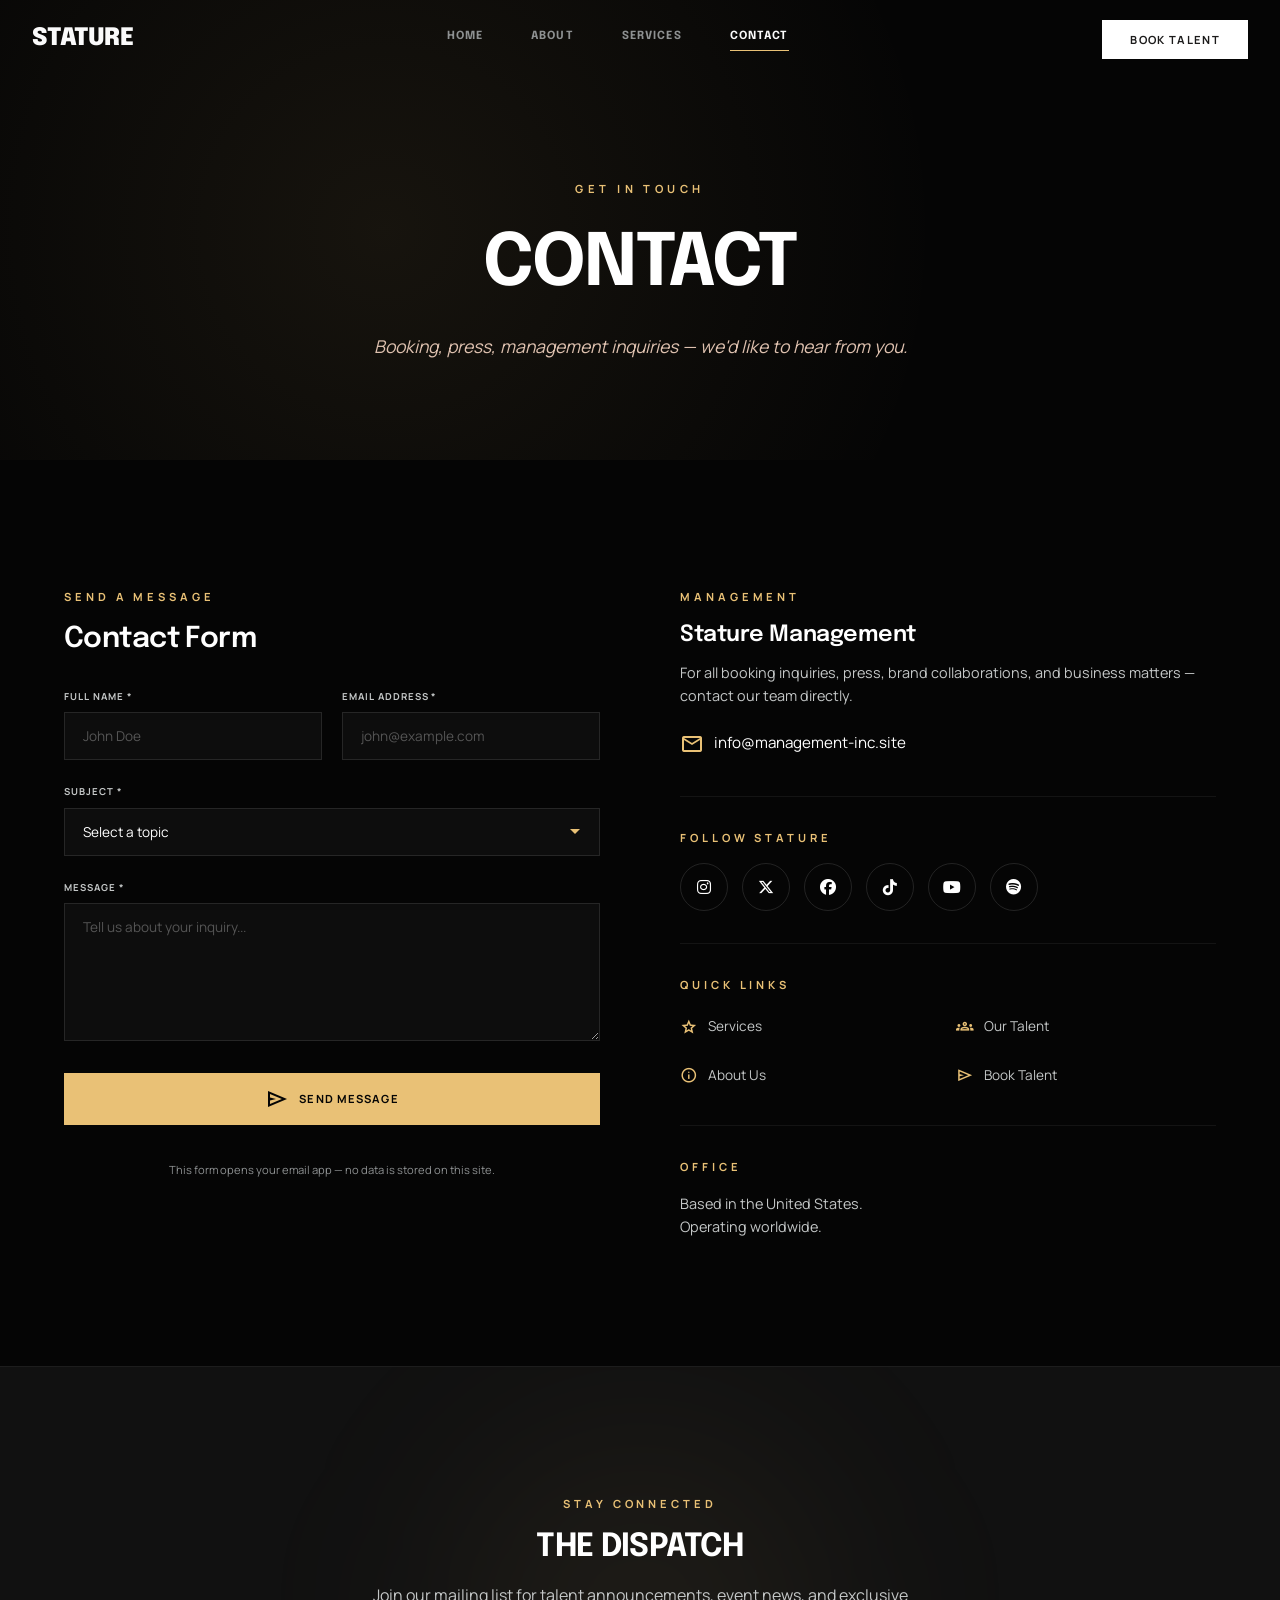
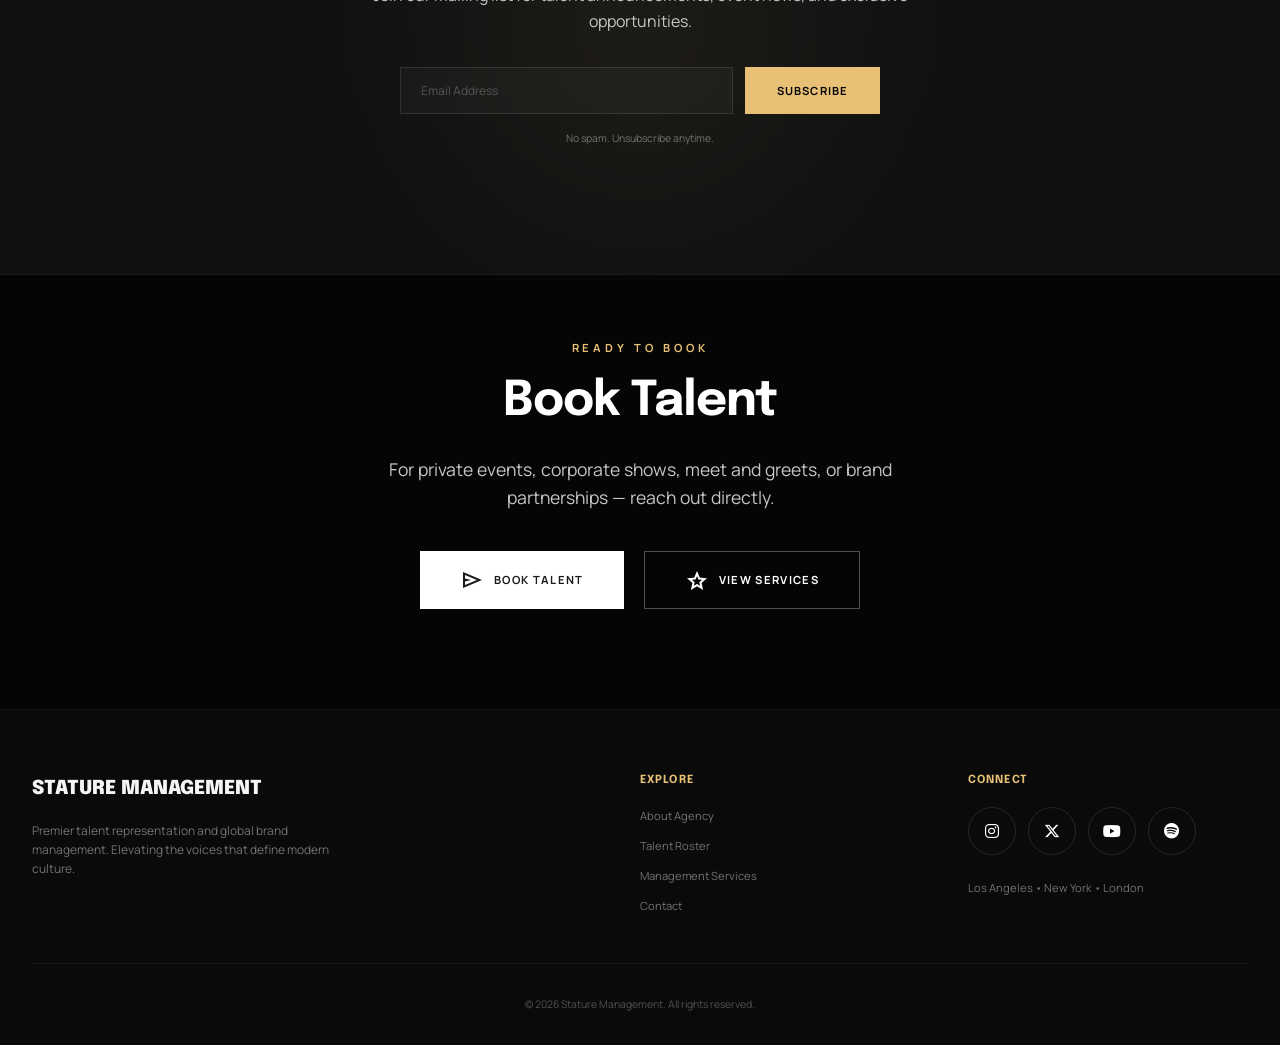
<file: contact.html>
<!DOCTYPE html>
<html lang="en">

<head>
    <meta charset="UTF-8">
    <meta name="viewport" content="width=device-width, initial-scale=1.0">
    <meta name="description"
        content="Contact Stature Management — Talent booking, management inquiries, and brand partnerships.">
    <title>Contact — Stature Management</title>

    <!-- Fonts -->
    <link rel="preconnect" href="https://fonts.googleapis.com">
    <link rel="preconnect" href="https://fonts.gstatic.com" crossorigin>
    <link
        href="https://fonts.googleapis.com/css2?family=Epilogue:wght@400;500;600;700;800;900&family=Manrope:wght@300;400;500;600;700&display=swap"
        rel="stylesheet">

    <!-- Material Symbols -->
    <link rel="stylesheet"
        href="https://fonts.googleapis.com/css2?family=Material+Symbols+Outlined:wght,FILL@100..700,0..1&display=swap">

    <!-- Font Awesome 6 -->
    <link rel="stylesheet" href="https://cdnjs.cloudflare.com/ajax/libs/font-awesome/6.5.1/css/all.min.css">

    <!-- Custom Styles -->
    <link rel="stylesheet" href="css/style.css">
</head>

<body class="font-body antialiased overflow-x-hidden">

    <!-- ============== MOBILE OVERLAY ============== -->
    <div id="mobile-overlay"></div>

    <!-- ============== MOBILE MENU ============== -->
    <div id="mobile-menu">
        <div style="display: flex; justify-content: space-between; align-items: center; margin-bottom: 48px;">
            <span
                style="font-family: 'Epilogue', sans-serif; font-size: 1.2rem; font-weight: 900; text-transform: uppercase; color: #fafafa;">Menu</span>
            <button id="close-menu-btn"
                style="background: none; border: none; color: #8e9192; cursor: pointer; padding: 4px;">
                <span class="material-symbols-outlined" style="font-size: 1.8rem;">close</span>
            </button>
        </div>
        <nav style="display: flex; flex-direction: column; gap: 8px;">
            <a href="index.html" class="mobile-nav-link">Home</a>
            <a href="about.html" class="mobile-nav-link">About</a>
            <a href="services.html" class="mobile-nav-link">Services</a>
            <a href="contact.html" class="mobile-nav-link active">Contact</a>
        </nav>
        <div style="margin-top: auto; padding-top: 32px; border-top: 1px solid rgba(255,255,255,0.08);">
            <button onclick="bookTalent('')" class="nav-cta" style="width: 100%; text-align: center;">Book Talent</button>
        </div>
    </div>

    <!-- ============== NAVBAR ============== -->
    <header id="navbar">
        <div class="nav-container">
            <a href="index.html" class="logo">Stature</a>
            <nav class="desktop-nav">
                <a href="index.html" class="nav-link">Home</a>
                <a href="about.html" class="nav-link">About</a>
                <a href="services.html" class="nav-link">Services</a>
                <a href="contact.html" class="nav-link active">Contact</a>
            </nav>
            <div class="nav-cta-wrapper">
                <button onclick="bookTalent('')" class="nav-cta">Book Talent</button>
            </div>
            <button id="hamburger-btn" class="hamburger-btn">
                <span class="material-symbols-outlined">menu</span>
            </button>
        </div>
    </header>

    <style>
        #navbar {
            position: fixed;
            top: 0;
            left: 0;
            right: 0;
            z-index: 1000;
            transition: all 0.4s cubic-bezier(0.4, 0, 0.2, 1);
            border-bottom: 1px solid transparent;
        }

        #navbar.scrolled {
            background: rgba(5, 5, 5, 0.95);
            backdrop-filter: blur(12px);
            border-bottom-color: rgba(233, 193, 118, 0.15);
        }

        .nav-container {
            display: flex;
            justify-content: space-between;
            align-items: center;
            max-width: 1600px;
            margin: 0 auto;
            padding: 20px 32px;
        }

        .logo {
            font-family: 'Epilogue', sans-serif;
            font-size: 1.5rem;
            font-weight: 900;
            text-transform: uppercase;
            color: #fafafa;
            letter-spacing: -0.03em;
            text-decoration: none;
        }

        .desktop-nav {
            display: none;
            align-items: center;
            gap: 48px;
        }

        .nav-link {
            font-family: 'Epilogue', sans-serif;
            text-transform: uppercase;
            letter-spacing: 0.1em;
            font-size: 0.7rem;
            font-weight: 700;
            color: #8e9192;
            transition: color 0.3s ease;
            text-decoration: none;
            padding-bottom: 4px;
            border-bottom: 1px solid transparent;
        }

        .nav-link:hover {
            color: #ffdea5;
        }

        .nav-link.active {
            color: #fafafa;
            border-bottom-color: #e9c176;
        }

        .nav-cta-wrapper {
            display: none;
        }

        .nav-cta {
            background: #ffffff;
            color: #1c1b1b;
            padding: 12px 28px;
            font-family: 'Manrope', sans-serif;
            text-transform: uppercase;
            letter-spacing: 0.12em;
            font-size: 0.7rem;
            font-weight: 700;
            transition: all 0.2s ease;
            cursor: pointer;
            border: none;
        }

        .nav-cta:hover {
            background: #e9c176;
            transform: scale(0.98);
        }

        .hamburger-btn {
            background: none;
            border: none;
            color: #fafafa;
            cursor: pointer;
            padding: 8px;
        }

        .hamburger-btn .material-symbols-outlined {
            font-size: 2rem;
        }

        @media (min-width: 1024px) {
            .desktop-nav {
                display: flex;
            }

            .nav-cta-wrapper {
                display: block;
            }

            .hamburger-btn {
                display: none;
            }
        }
    </style>

    <main>
        <!-- ============== PAGE HERO ============== -->
        <section class="page-hero">
            <div class="page-hero-bg"></div>
            <div class="page-hero-content">
                <span class="hero-label">Get In Touch</span>
                <h1 class="page-hero-title">Contact</h1>
                <p class="page-hero-subtitle">Booking, press, management inquiries — we'd like to hear from you.</p>
            </div>
        </section>

        <style>
            .page-hero {
                position: relative;
                padding: 180px 24px 100px;
                text-align: center;
                overflow: hidden;
            }

            .page-hero-bg {
                position: absolute;
                inset: 0;
                background: radial-gradient(circle at 30% 50%, rgba(233, 193, 118, 0.08) 0%, transparent 60%);
                z-index: 0;
            }

            .page-hero-content {
                position: relative;
                z-index: 2;
                max-width: 800px;
                margin: 0 auto;
            }

            .page-hero-title {
                font-family: 'Epilogue', sans-serif;
                font-size: clamp(2.5rem, 6vw, 4.5rem);
                font-weight: 700;
                color: #fff;
                text-transform: uppercase;
                letter-spacing: -0.03em;
                margin-bottom: 24px;
            }

            .page-hero-subtitle {
                font-size: 1.1rem;
                color: #dec1af;
                font-style: italic;
                max-width: 560px;
                margin: 0 auto;
                line-height: 1.6;
            }
        </style>

        <!-- ============== CONTACT GRID ============== -->
        <section class="section reveal">
            <div class="contact-grid">
                <!-- Left: Contact Form -->
                <div class="contact-form-wrapper">
                    <span class="section-label">Send a Message</span>
                    <h2 class="form-headline">Contact Form</h2>

                    <form id="contact-form" onsubmit="submitContactForm(this); return false;" class="contact-form">
                        <div class="form-row">
                            <div class="form-group">
                                <label class="form-label">Full Name *</label>
                                <input type="text" name="name" required class="form-input" placeholder="John Doe">
                            </div>
                            <div class="form-group">
                                <label class="form-label">Email Address *</label>
                                <input type="email" name="email" required class="form-input"
                                    placeholder="john@example.com">
                            </div>
                        </div>
                        <div class="form-group">
                            <label class="form-label">Subject *</label>
                            <select name="subject" required class="form-select">
                                <option value="" disabled selected>Select a topic</option>
                                <option value="booking">Talent Booking Inquiry</option>
                                <option value="press">Press & Media</option>
                                <option value="management">Management Representation</option>
                                <option value="collaboration">Brand Collaboration</option>
                                <option value="other">General Inquiry</option>
                            </select>
                        </div>
                        <div class="form-group">
                            <label class="form-label">Message *</label>
                            <textarea name="message" required class="form-textarea" rows="6"
                                placeholder="Tell us about your inquiry..."></textarea>
                        </div>
                        <button type="submit" class="btn-gold submit-btn">
                            <span class="material-symbols-outlined">send</span>
                            Send Message
                        </button>
                        <p class="form-note">This form opens your email app — no data is stored on this site.</p>
                    </form>
                </div>

                <!-- Right: Contact Info -->
                <div class="contact-info-wrapper">
                    <!-- Management Info -->
                    <div class="info-block">
                        <span class="section-label">Management</span>
                        <h3 class="info-title">Stature Management</h3>
                        <p class="info-desc">
                            For all booking inquiries, press, brand collaborations, and business matters — contact our
                            team directly.
                        </p>
                        <a href="mailto:info@management-inc.site" class="info-email">
                            <span class="material-symbols-outlined">mail</span>
                            info@management-inc.site
                        </a>
                    </div>

                    <div class="divider"></div>

                    <!-- Social Links -->
                    <div class="info-block">
                        <span class="section-label">Follow Stature</span>
                        <div class="social-links">
                            <a href="#" class="social-circle instagram" aria-label="Instagram">
                                <i class="fa-brands fa-instagram"></i>
                            </a>
                            <a href="#" class="social-circle twitter" aria-label="X (Twitter)">
                                <i class="fa-brands fa-x-twitter"></i>
                            </a>
                            <a href="#" class="social-circle facebook" aria-label="Facebook">
                                <i class="fa-brands fa-facebook"></i>
                            </a>
                            <a href="#" class="social-circle tiktok" aria-label="TikTok">
                                <i class="fa-brands fa-tiktok"></i>
                            </a>
                            <a href="#" class="social-circle youtube" aria-label="YouTube">
                                <i class="fa-brands fa-youtube"></i>
                            </a>
                            <a href="#" class="social-circle spotify" aria-label="Spotify">
                                <i class="fa-brands fa-spotify"></i>
                            </a>
                        </div>
                    </div>

                    <div class="divider"></div>

                    <!-- Quick Links -->
                    <div class="info-block">
                        <span class="section-label">Quick Links</span>
                        <div class="quick-links">
                            <a href="services.html" class="quick-link">
                                <span class="material-symbols-outlined">star</span>
                                Services
                            </a>
                            <a href="index.html#roster" class="quick-link">
                                <span class="material-symbols-outlined">groups</span>
                                Our Talent
                            </a>
                            <a href="about.html" class="quick-link">
                                <span class="material-symbols-outlined">info</span>
                                About Us
                            </a>
                            <a href="#" onclick="bookTalent(''); return false;" class="quick-link">
                                <span class="material-symbols-outlined">send</span>
                                Book Talent
                            </a>
                        </div>
                    </div>

                    <div class="divider"></div>

                    <!-- Office -->
                    <div class="info-block">
                        <span class="section-label">Office</span>
                        <p class="office-text">
                            Based in the United States.<br>
                            Operating worldwide.
                        </p>
                    </div>
                </div>
            </div>
        </section>

        <style>
            .contact-grid {
                display: grid;
                grid-template-columns: 1fr 1fr;
                gap: 80px;
                align-items: start;
            }

            .form-headline {
                font-family: 'Epilogue', sans-serif;
                font-size: 1.8rem;
                font-weight: 600;
                color: #fff;
                margin-bottom: 32px;
            }

            .contact-form {
                display: flex;
                flex-direction: column;
                gap: 24px;
            }

            .form-row {
                display: grid;
                grid-template-columns: 1fr 1fr;
                gap: 20px;
            }

            .form-group {
                display: flex;
                flex-direction: column;
            }

            .form-label {
                font-family: 'Manrope', sans-serif;
                text-transform: uppercase;
                letter-spacing: 0.1em;
                font-size: 0.6rem;
                font-weight: 700;
                color: #c4c7c7;
                margin-bottom: 8px;
            }

            .form-input,
            .form-select,
            .form-textarea {
                width: 100%;
                background: rgba(255, 255, 255, 0.03);
                border: 1px solid rgba(255, 255, 255, 0.1);
                padding: 14px 18px;
                color: #fff;
                font-family: 'Manrope', sans-serif;
                font-size: 0.85rem;
                transition: all 0.3s ease;
                outline: none;
            }

            .form-input:focus,
            .form-select:focus,
            .form-textarea:focus {
                border-color: #e9c176;
                background: rgba(255, 255, 255, 0.05);
            }

            .form-input::placeholder,
            .form-textarea::placeholder {
                color: #555;
            }

            .form-select {
                appearance: none;
                background-image: url("data:image/svg+xml,%3Csvg xmlns='http://www.w3.org/2000/svg' width='12' height='12' viewBox='0 0 12 12'%3E%3Cpath fill='%23e9c176' d='M6 8L1 3h10z'/%3E%3C/svg%3E");
                background-repeat: no-repeat;
                background-position: right 18px center;
                padding-right: 48px;
            }

            .form-select option {
                background: #0a0a0a;
                color: #fff;
            }

            .form-textarea {
                resize: vertical;
                min-height: 120px;
            }

            .submit-btn {
                width: 100%;
                justify-content: center;
                margin-top: 8px;
            }

            .form-note {
                font-size: 0.7rem;
                color: #8e9192;
                text-align: center;
                margin-top: 12px;
            }

            /* Contact Info Side */
            .contact-info-wrapper {
                display: flex;
                flex-direction: column;
                gap: 32px;
            }

            .info-block {
                width: 100%;
            }

            .info-title {
                font-family: 'Epilogue', sans-serif;
                font-size: 1.4rem;
                font-weight: 600;
                color: #fff;
                margin-bottom: 12px;
            }

            .info-desc {
                font-size: 0.9rem;
                color: #c4c7c7;
                line-height: 1.6;
                margin-bottom: 16px;
            }

            .info-email {
                display: inline-flex;
                align-items: center;
                gap: 10px;
                color: #fff;
                font-size: 0.95rem;
                text-decoration: none;
                transition: color 0.3s ease;
                padding: 8px 0;
            }

            .info-email:hover {
                color: #e9c176;
            }

            .info-email .material-symbols-outlined {
                color: #e9c176;
            }

            .divider {
                width: 100%;
                height: 1px;
                background: rgba(255, 255, 255, 0.06);
            }

            .social-links {
                display: flex;
                gap: 14px;
                flex-wrap: wrap;
            }

            .quick-links {
                display: grid;
                grid-template-columns: 1fr 1fr;
                gap: 16px;
            }

            .quick-link {
                display: flex;
                align-items: center;
                gap: 10px;
                color: #c4c7c7;
                font-size: 0.85rem;
                text-decoration: none;
                transition: color 0.3s ease;
                padding: 6px 0;
            }

            .quick-link:hover {
                color: #e9c176;
            }

            .quick-link .material-symbols-outlined {
                color: #e9c176;
                font-size: 1.1rem;
            }

            .office-text {
                font-size: 0.9rem;
                color: #c4c7c7;
                line-height: 1.6;
            }

            @media (max-width: 1024px) {
                .contact-grid {
                    grid-template-columns: 1fr;
                    gap: 60px;
                }
            }

            @media (max-width: 768px) {
                .form-row {
                    grid-template-columns: 1fr;
                    gap: 16px;
                }

                .quick-links {
                    grid-template-columns: 1fr;
                    gap: 8px;
                }
            }
        </style>

        <!-- ============== NEWSLETTER SECTION ============== -->
        <section class="section section-dark reveal newsletter-section">
            <div class="newsletter-gradient"></div>
            <div class="newsletter-content">
                <span class="section-label">Stay Connected</span>
                <h2 class="newsletter-headline">The Dispatch</h2>
                <p class="newsletter-text">
                    Join our mailing list for talent announcements, event news, and exclusive opportunities.
                </p>
                <form id="newsletter-form" onsubmit="newsletterSignup('newsletter-email'); return false;"
                    class="newsletter-form">
                    <input type="email" id="newsletter-email" required class="newsletter-input"
                        placeholder="Email Address">
                    <button type="submit" class="btn-gold">Subscribe</button>
                </form>
                <p class="newsletter-note">No spam. Unsubscribe anytime.</p>
            </div>
        </section>

        <style>
            .newsletter-section {
                text-align: center;
                position: relative;
                overflow: hidden;
            }

            .newsletter-gradient {
                position: absolute;
                width: 600px;
                height: 600px;
                background: radial-gradient(circle, rgba(233, 193, 118, 0.08) 0%, transparent 70%);
                border-radius: 50%;
                filter: blur(80px);
                top: 50%;
                left: 50%;
                transform: translate(-50%, -50%);
                pointer-events: none;
                z-index: 0;
            }

            .newsletter-content {
                position: relative;
                z-index: 2;
                max-width: 600px;
                margin: 0 auto;
            }

            .newsletter-headline {
                font-family: 'Epilogue', sans-serif;
                font-size: 2rem;
                font-weight: 700;
                color: #fff;
                text-transform: uppercase;
                margin-bottom: 16px;
            }

            .newsletter-text {
                font-size: 1rem;
                color: #c4c7c7;
                margin-bottom: 32px;
                line-height: 1.6;
            }

            .newsletter-form {
                display: flex;
                gap: 12px;
                max-width: 480px;
                margin: 0 auto;
            }

            .newsletter-input {
                flex: 1;
                background: rgba(255, 255, 255, 0.03);
                border: 1px solid rgba(255, 255, 255, 0.1);
                padding: 14px 20px;
                color: #fff;
                font-family: 'Manrope', sans-serif;
                font-size: 0.75rem;
                text-transform: uppercase;
                letter-spacing: 0.1em;
                outline: none;
                transition: all 0.3s ease;
            }

            .newsletter-input:focus {
                border-color: #e9c176;
                background: rgba(255, 255, 255, 0.05);
            }

            .newsletter-input::placeholder {
                color: #555;
                text-transform: none;
                letter-spacing: normal;
            }

            .newsletter-note {
                font-size: 0.65rem;
                color: #737373;
                margin-top: 16px;
            }

            @media (max-width: 480px) {
                .newsletter-form {
                    flex-direction: column;
                }

                .newsletter-headline {
                    font-size: 1.5rem;
                }
            }
        </style>

        <!-- ============== BOOKING CTA ============== -->
        <section class="section reveal booking-cta">
            <div class="booking-cta-content">
                <span class="section-label">Ready to Book</span>
                <h2 class="booking-headline">Book Talent</h2>
                <p class="booking-text">
                    For private events, corporate shows, meet and greets, or brand partnerships — reach out directly.
                </p>
                <div class="booking-buttons">
                    <button onclick="bookTalent('')" class="btn-primary">
                        <span class="material-symbols-outlined">send</span>
                        Book Talent
                    </button>
                    <a href="services.html" class="btn-outline">
                        <span class="material-symbols-outlined">star</span>
                        View Services
                    </a>
                </div>
            </div>
        </section>

        <style>
            .booking-cta {
                text-align: center;
                padding-top: 64px;
                padding-bottom: 100px;
            }

            .booking-headline {
                font-family: 'Epilogue', sans-serif;
                font-size: clamp(2rem, 4vw, 3rem);
                font-weight: 700;
                color: #fff;
                margin-bottom: 24px;
            }

            .booking-text {
                font-size: 1.1rem;
                color: #c4c7c7;
                max-width: 560px;
                margin: 0 auto 40px;
                line-height: 1.6;
            }

            .booking-buttons {
                display: flex;
                flex-wrap: wrap;
                justify-content: center;
                gap: 20px;
            }
        </style>
    </main>

    <!-- ============== FOOTER ============== -->
    <footer class="site-footer">
        <div class="footer-container">
            <div class="footer-brand">
                <span class="footer-logo">Stature Management</span>
                <p class="footer-description">Premier talent representation and global brand management. Elevating the voices that define modern culture.</p>
            </div>
            <div class="footer-links-col">
                <h4 class="footer-heading">Explore</h4>
                <div class="footer-links">
                    <a href="about.html">About Agency</a>
                    <a href="index.html#roster">Talent Roster</a>
                    <a href="services.html">Management Services</a>
                    <a href="contact.html">Contact</a>
                </div>
            </div>
            <div class="footer-links-col">
                <h4 class="footer-heading">Connect</h4>
                <div class="footer-social">
                    <a href="#" class="social-circle instagram"><i class="fa-brands fa-instagram"></i></a>
                    <a href="#" class="social-circle twitter"><i class="fa-brands fa-x-twitter"></i></a>
                    <a href="#" class="social-circle youtube"><i class="fa-brands fa-youtube"></i></a>
                    <a href="#" class="social-circle spotify"><i class="fa-brands fa-spotify"></i></a>
                </div>
                <p class="footer-locations">Los Angeles • New York • London</p>
            </div>
        </div>
        <div class="footer-bottom">
            <p>&copy; 2026 Stature Management. All rights reserved.</p>
        </div>
    </footer>

    <style>
        .site-footer {
            background: #0a0a0a;
            border-top: 1px solid rgba(255, 255, 255, 0.05);
            padding: 64px 32px 32px;
        }

        .footer-container {
            display: flex;
            flex-wrap: wrap;
            justify-content: space-between;
            max-width: 1600px;
            margin: 0 auto;
            gap: 48px;
        }

        .footer-brand {
            flex: 2;
            min-width: 250px;
        }

        .footer-logo {
            font-family: 'Epilogue', sans-serif;
            font-size: 1.2rem;
            font-weight: 900;
            text-transform: uppercase;
            color: #f5f5f5;
            display: block;
            margin-bottom: 16px;
        }

        .footer-description {
            font-size: 0.75rem;
            color: #737373;
            max-width: 300px;
            line-height: 1.6;
        }

        .footer-links-col {
            flex: 1;
            min-width: 150px;
        }

        .footer-heading {
            font-family: 'Epilogue', sans-serif;
            font-size: 0.7rem;
            font-weight: 700;
            text-transform: uppercase;
            letter-spacing: 0.1em;
            color: #e9c176;
            margin-bottom: 20px;
        }

        .footer-links {
            display: flex;
            flex-direction: column;
            gap: 12px;
        }

        .footer-links a {
            font-size: 0.7rem;
            color: #737373;
            text-decoration: none;
            transition: color 0.3s ease;
        }

        .footer-links a:hover {
            color: #e9c176;
        }

        .footer-social {
            display: flex;
            gap: 12px;
            margin-bottom: 24px;
        }

        .footer-locations {
            font-size: 0.7rem;
            color: #737373;
        }

        .footer-bottom {
            max-width: 1600px;
            margin: 48px auto 0;
            padding-top: 32px;
            border-top: 1px solid rgba(255, 255, 255, 0.05);
            text-align: center;
        }

        .footer-bottom p {
            font-size: 0.65rem;
            color: #525252;
        }

        @media (max-width: 768px) {
            .site-footer {
                padding: 48px 24px 32px;
            }

            .footer-container {
                flex-direction: column;
                gap: 32px;
            }
        }
    </style>

    <!-- ============== SCRIPTS ============== -->
    <script src="js/main.js"></script>

    <script>
        // Ensure bookTalent is defined (fallback to bookArtist if needed)
        window.bookTalent = window.bookTalent || window.bookArtist || function(name) {
            if (window.bookArtist) window.bookArtist(name);
            else console.warn("bookArtist not defined");
        };

        document.addEventListener('DOMContentLoaded', function () {
            // Navbar scroll effect
            const navbar = document.getElementById('navbar');
            window.addEventListener('scroll', function () {
                if (window.scrollY > 50) {
                    navbar.classList.add('scrolled');
                } else {
                    navbar.classList.remove('scrolled');
                }
            });

            // Mobile menu functionality
            const hamburgerBtn = document.getElementById('hamburger-btn');
            const closeMenuBtn = document.getElementById('close-menu-btn');
            const mobileMenu = document.getElementById('mobile-menu');
            const mobileOverlay = document.getElementById('mobile-overlay');

            function openMobileMenu() {
                mobileMenu.classList.add('open');
                mobileOverlay.classList.add('active');
                document.body.style.overflow = 'hidden';
            }

            function closeMobileMenu() {
                mobileMenu.classList.remove('open');
                mobileOverlay.classList.remove('active');
                document.body.style.overflow = '';
            }

            if (hamburgerBtn) hamburgerBtn.addEventListener('click', openMobileMenu);
            if (closeMenuBtn) closeMenuBtn.addEventListener('click', closeMobileMenu);
            if (mobileOverlay) mobileOverlay.addEventListener('click', closeMobileMenu);

            const mobileLinks = document.querySelectorAll('.mobile-nav-link');
            mobileLinks.forEach(link => link.addEventListener('click', closeMobileMenu));

            // Reveal animations
            const reveals = document.querySelectorAll('.reveal');
            const revealObserver = new IntersectionObserver((entries) => {
                entries.forEach(entry => {
                    if (entry.isIntersecting) {
                        entry.target.classList.add('visible');
                    }
                });
            }, { threshold: 0.1 });

            reveals.forEach(reveal => revealObserver.observe(reveal));
        });
    </script>
</body>

</html>
</file>
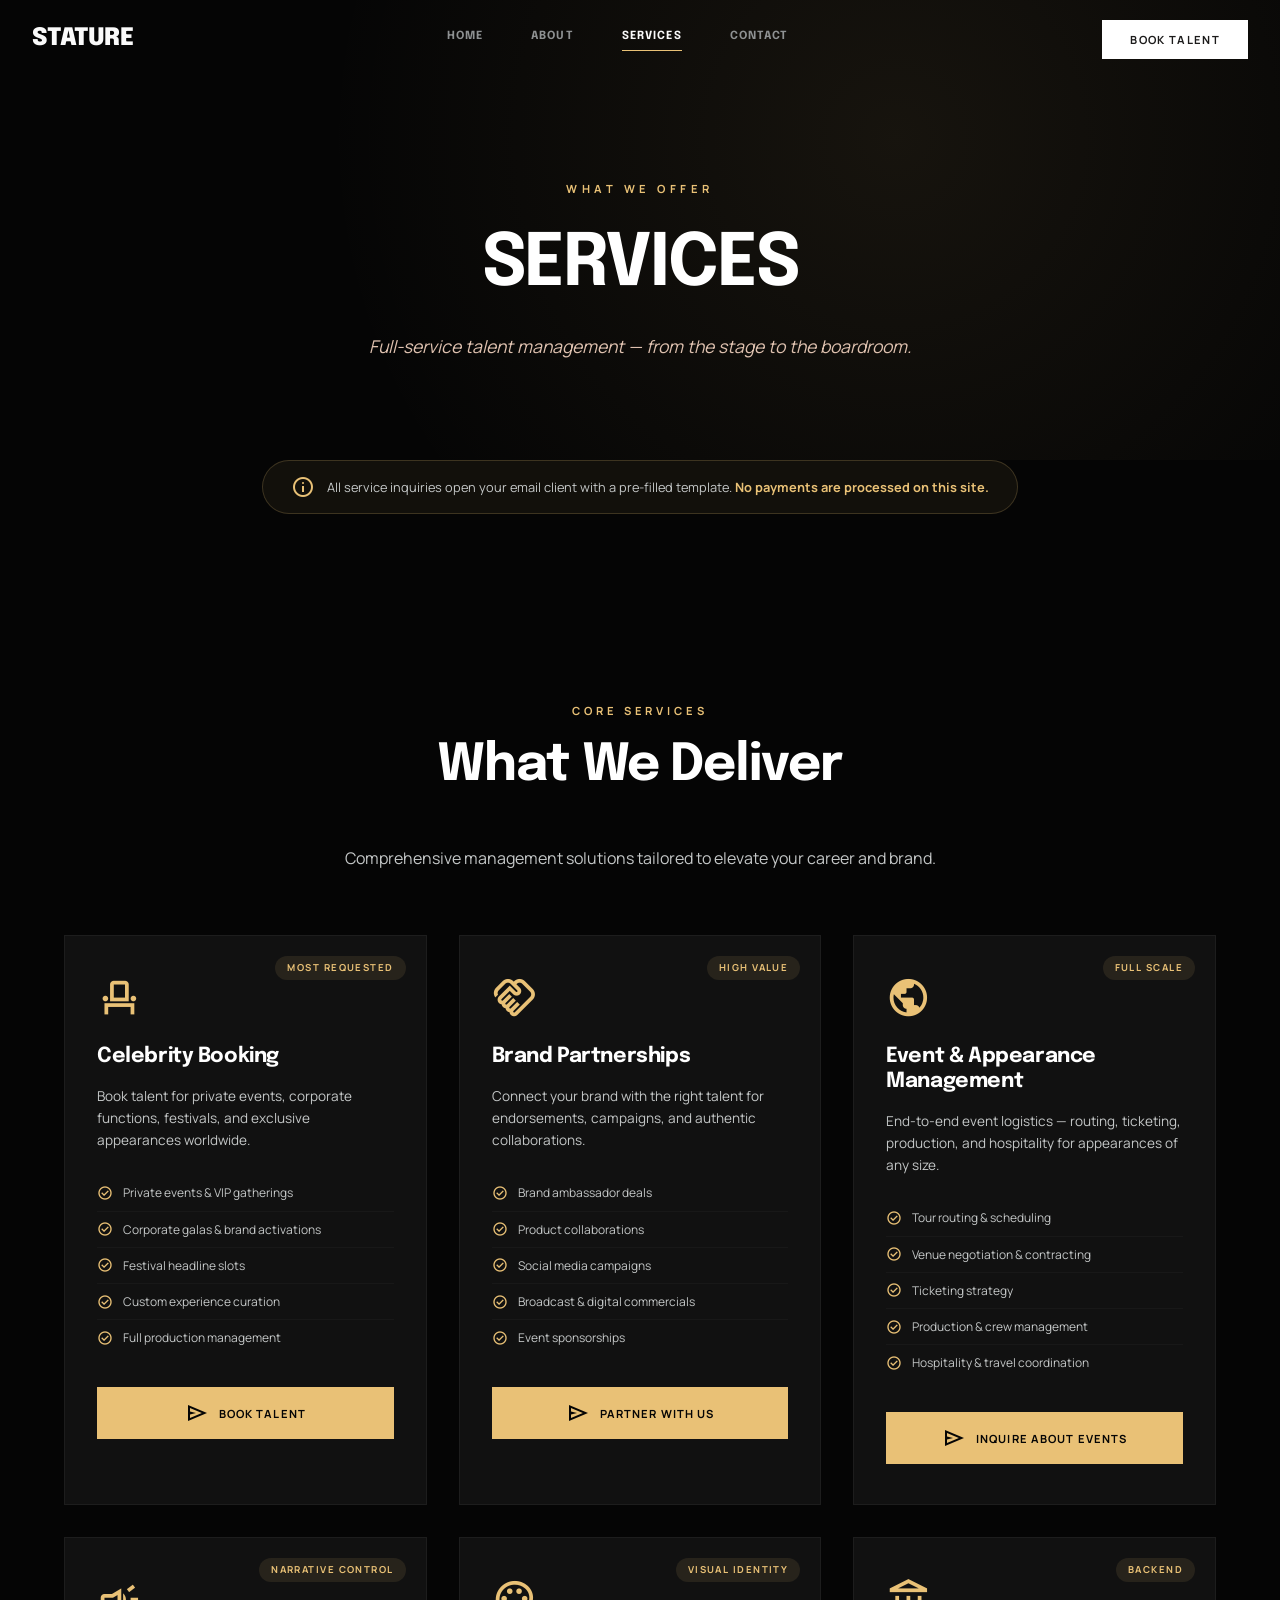
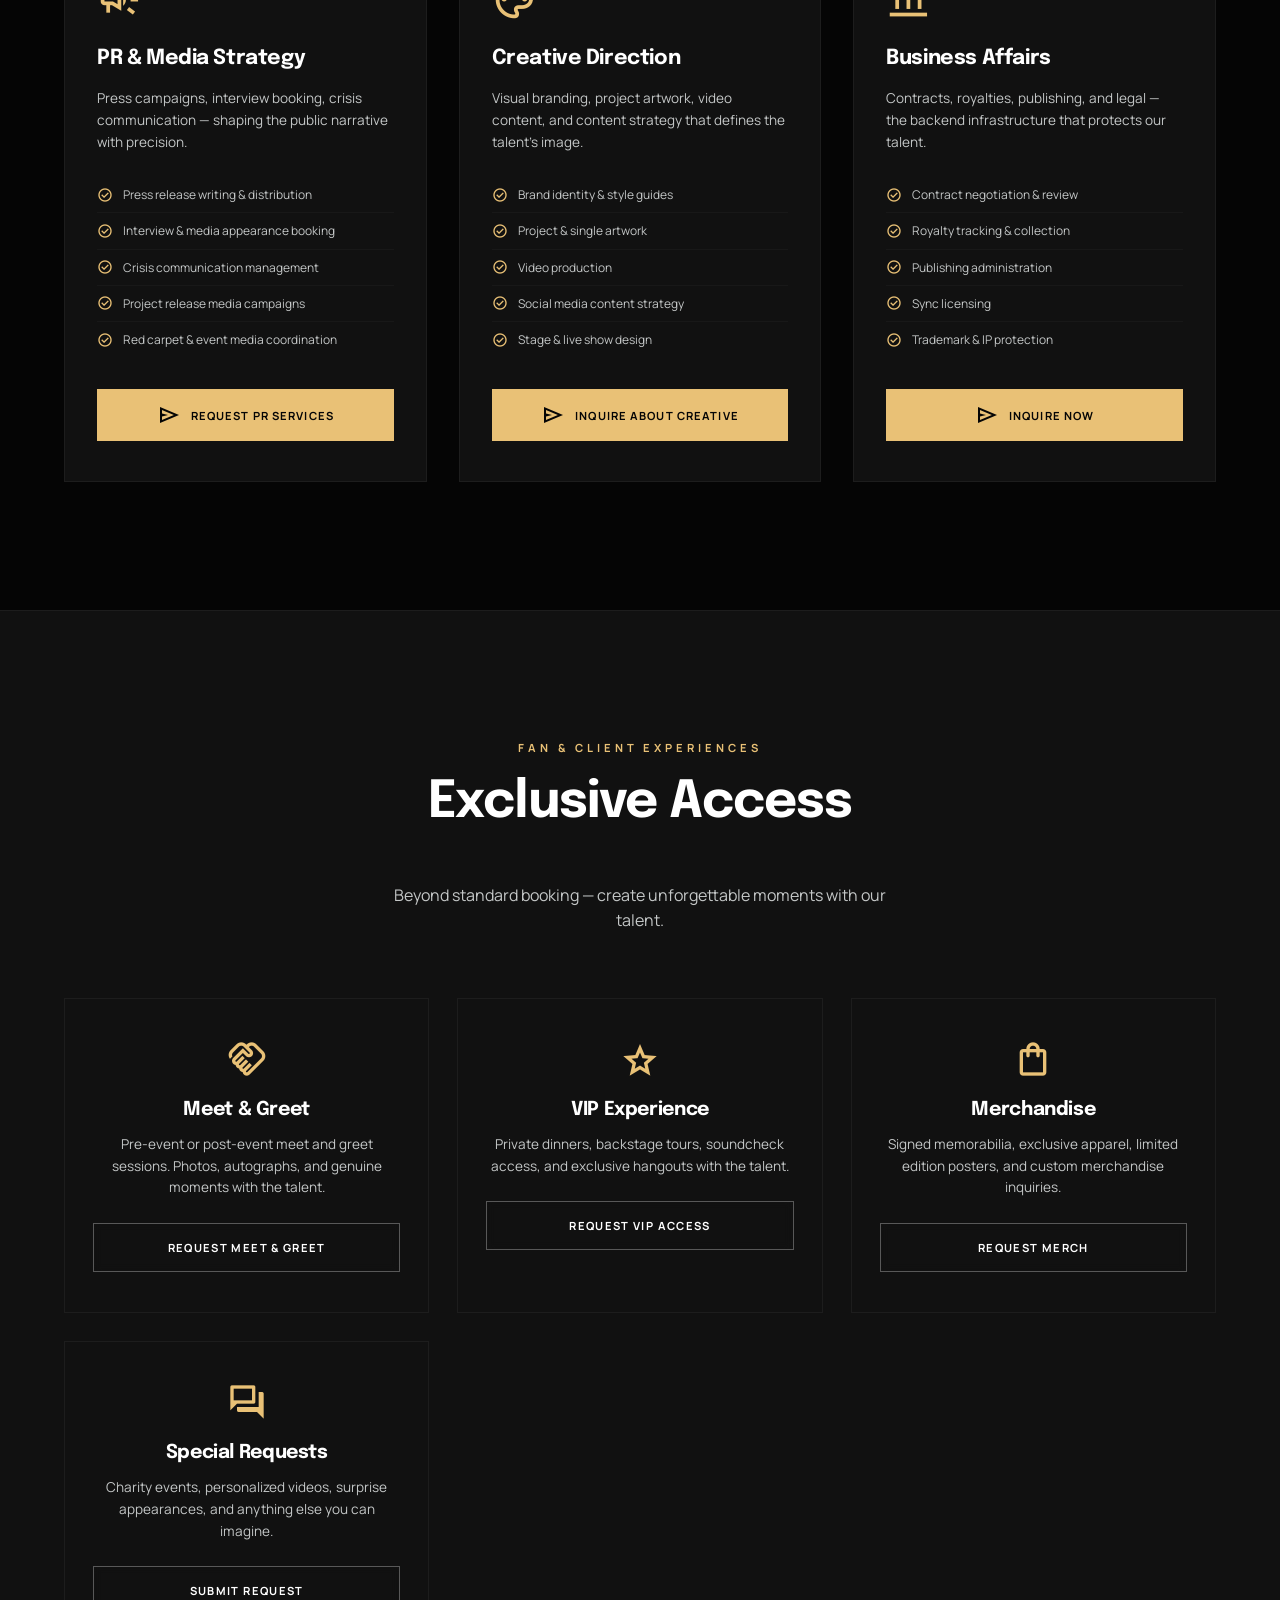
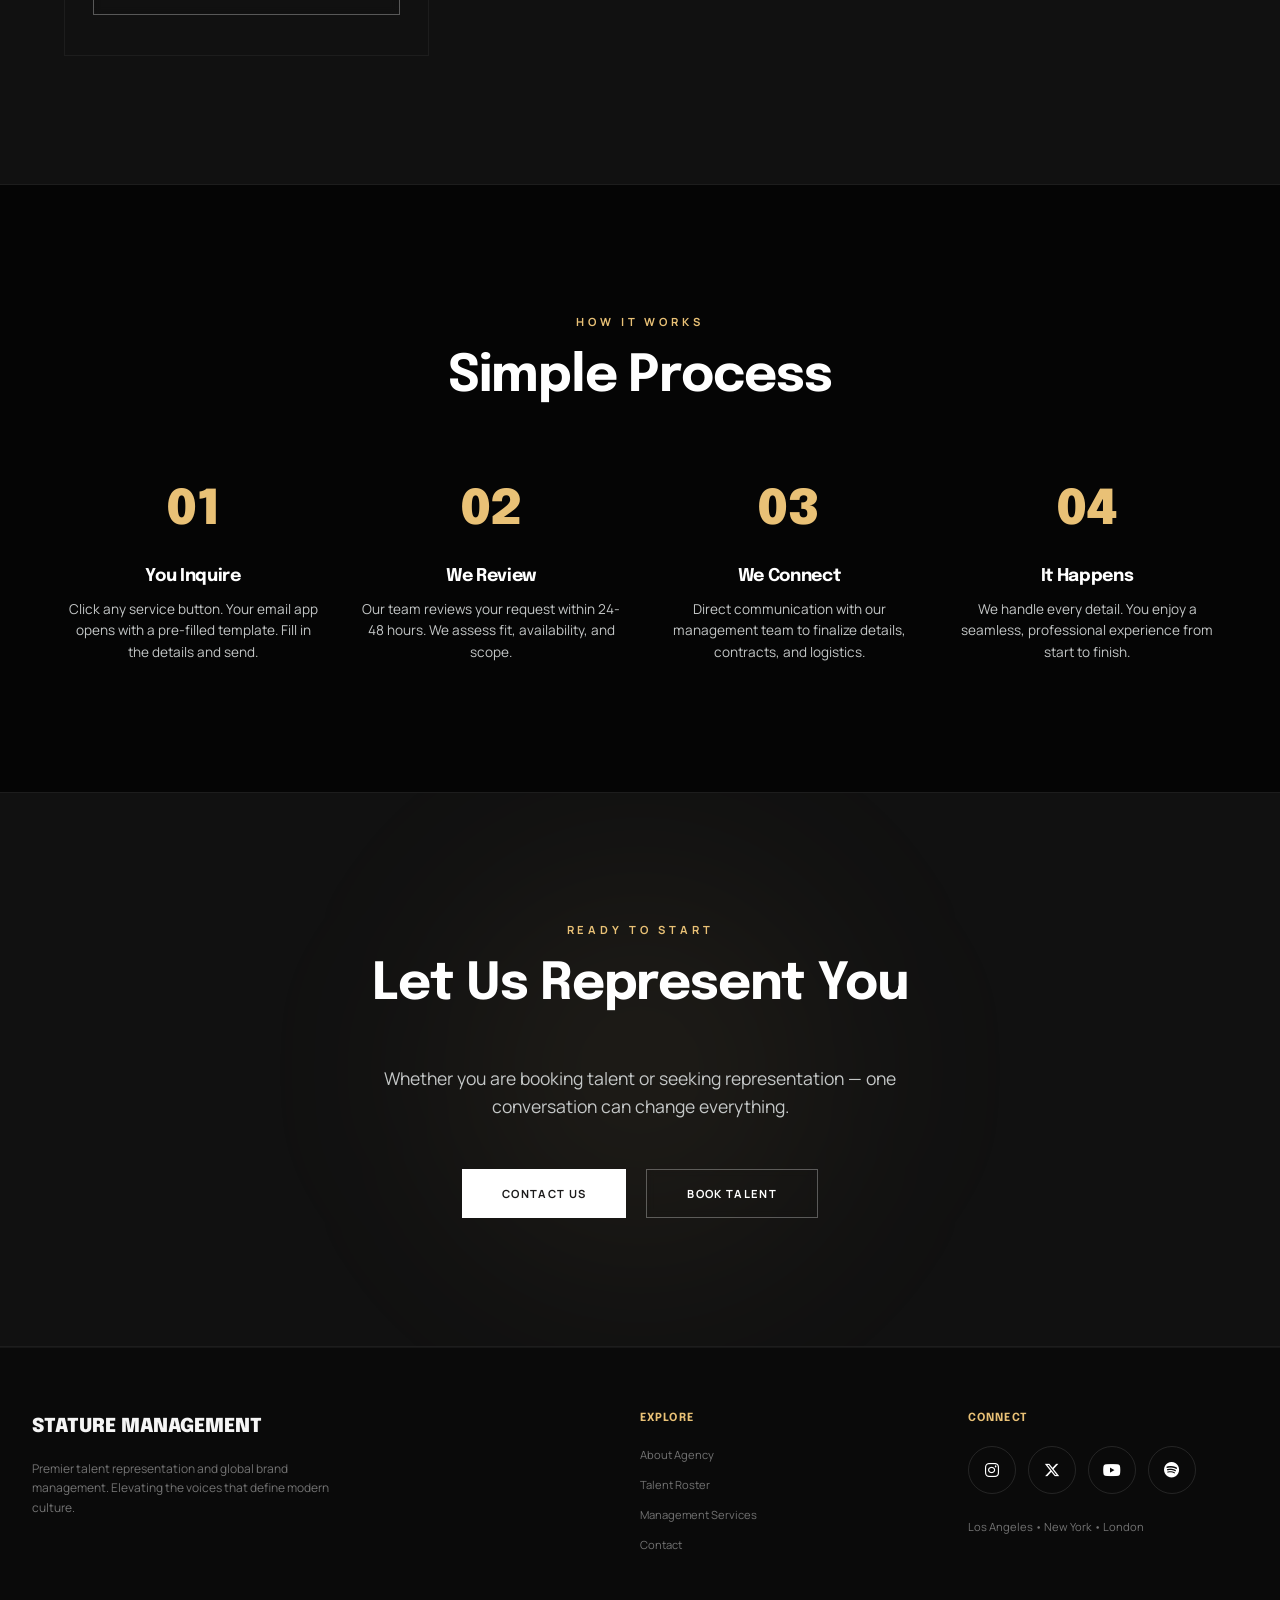
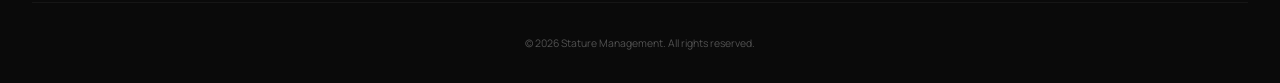
<file: services.html>
<!DOCTYPE html>
<html lang="en">

<head>
    <meta charset="UTF-8">
    <meta name="viewport" content="width=device-width, initial-scale=1.0">
    <meta name="description"
        content="Stature Management Services — Celebrity booking, brand partnerships, event management, PR, and creative direction.">
    <title>Services — Stature Management</title>

    <!-- Fonts -->
    <link rel="preconnect" href="https://fonts.googleapis.com">
    <link rel="preconnect" href="https://fonts.gstatic.com" crossorigin>
    <link
        href="https://fonts.googleapis.com/css2?family=Epilogue:wght@400;500;600;700;800;900&family=Manrope:wght@300;400;500;600;700&display=swap"
        rel="stylesheet">

    <!-- Material Symbols -->
    <link rel="stylesheet"
        href="https://fonts.googleapis.com/css2?family=Material+Symbols+Outlined:wght,FILL@100..700,0..1&display=swap">

    <!-- Font Awesome 6 -->
    <link rel="stylesheet" href="https://cdnjs.cloudflare.com/ajax/libs/font-awesome/6.5.1/css/all.min.css">

    <!-- Custom Styles -->
    <link rel="stylesheet" href="css/style.css">
</head>

<body class="font-body antialiased overflow-x-hidden">

    <!-- ============== MOBILE OVERLAY ============== -->
    <div id="mobile-overlay"></div>

    <!-- ============== MOBILE MENU ============== -->
    <div id="mobile-menu">
        <div style="display: flex; justify-content: space-between; align-items: center; margin-bottom: 48px;">
            <span
                style="font-family: 'Epilogue', sans-serif; font-size: 1.2rem; font-weight: 900; text-transform: uppercase; color: #fafafa;">Menu</span>
            <button id="close-menu-btn"
                style="background: none; border: none; color: #8e9192; cursor: pointer; padding: 4px;">
                <span class="material-symbols-outlined" style="font-size: 1.8rem;">close</span>
            </button>
        </div>
        <nav style="display: flex; flex-direction: column; gap: 8px;">
            <a href="index.html" class="mobile-nav-link">Home</a>
            <a href="about.html" class="mobile-nav-link">About</a>
            <a href="services.html" class="mobile-nav-link active">Services</a>
            <a href="contact.html" class="mobile-nav-link">Contact</a>
        </nav>
        <div style="margin-top: auto; padding-top: 32px; border-top: 1px solid rgba(255,255,255,0.08);">
            <button onclick="bookTalent('')" class="nav-cta" style="width: 100%; text-align: center;">Book Talent</button>
        </div>
    </div>

    <!-- ============== NAVBAR ============== -->
    <header id="navbar">
        <div class="nav-container">
            <a href="index.html" class="logo">Stature</a>
            <nav class="desktop-nav">
                <a href="index.html" class="nav-link">Home</a>
                <a href="about.html" class="nav-link">About</a>
                <a href="services.html" class="nav-link active">Services</a>
                <a href="contact.html" class="nav-link">Contact</a>
            </nav>
            <div class="nav-cta-wrapper">
                <button onclick="bookTalent('')" class="nav-cta">Book Talent</button>
            </div>
            <button id="hamburger-btn" class="hamburger-btn">
                <span class="material-symbols-outlined">menu</span>
            </button>
        </div>
    </header>

    <style>
        #navbar {
            position: fixed;
            top: 0;
            left: 0;
            right: 0;
            z-index: 1000;
            transition: all 0.4s cubic-bezier(0.4, 0, 0.2, 1);
            border-bottom: 1px solid transparent;
        }

        #navbar.scrolled {
            background: rgba(5, 5, 5, 0.95);
            backdrop-filter: blur(12px);
            border-bottom-color: rgba(233, 193, 118, 0.15);
        }

        .nav-container {
            display: flex;
            justify-content: space-between;
            align-items: center;
            max-width: 1600px;
            margin: 0 auto;
            padding: 20px 32px;
        }

        .logo {
            font-family: 'Epilogue', sans-serif;
            font-size: 1.5rem;
            font-weight: 900;
            text-transform: uppercase;
            color: #fafafa;
            letter-spacing: -0.03em;
            text-decoration: none;
        }

        .desktop-nav {
            display: none;
            align-items: center;
            gap: 48px;
        }

        .nav-link {
            font-family: 'Epilogue', sans-serif;
            text-transform: uppercase;
            letter-spacing: 0.1em;
            font-size: 0.7rem;
            font-weight: 700;
            color: #8e9192;
            transition: color 0.3s ease;
            text-decoration: none;
            padding-bottom: 4px;
            border-bottom: 1px solid transparent;
        }

        .nav-link:hover {
            color: #ffdea5;
        }

        .nav-link.active {
            color: #fafafa;
            border-bottom-color: #e9c176;
        }

        .nav-cta-wrapper {
            display: none;
        }

        .nav-cta {
            background: #ffffff;
            color: #1c1b1b;
            padding: 12px 28px;
            font-family: 'Manrope', sans-serif;
            text-transform: uppercase;
            letter-spacing: 0.12em;
            font-size: 0.7rem;
            font-weight: 700;
            transition: all 0.2s ease;
            cursor: pointer;
            border: none;
        }

        .nav-cta:hover {
            background: #e9c176;
            transform: scale(0.98);
        }

        .hamburger-btn {
            background: none;
            border: none;
            color: #fafafa;
            cursor: pointer;
            padding: 8px;
        }

        .hamburger-btn .material-symbols-outlined {
            font-size: 2rem;
        }

        @media (min-width: 1024px) {
            .desktop-nav {
                display: flex;
            }

            .nav-cta-wrapper {
                display: block;
            }

            .hamburger-btn {
                display: none;
            }
        }
    </style>

    <main>
        <!-- ============== PAGE HERO ============== -->
        <section class="page-hero">
            <div class="page-hero-bg"></div>
            <div class="page-hero-content">
                <span class="hero-label">What We Offer</span>
                <h1 class="page-hero-title">Services</h1>
                <p class="page-hero-subtitle">Full-service talent management — from the stage to the boardroom.</p>
            </div>
        </section>

        <style>
            .page-hero {
                position: relative;
                padding: 180px 24px 100px;
                text-align: center;
                overflow: hidden;
            }

            .page-hero-bg {
                position: absolute;
                inset: 0;
                background: radial-gradient(circle at 70% 30%, rgba(233, 193, 118, 0.08) 0%, transparent 60%);
                z-index: 0;
            }

            .page-hero-content {
                position: relative;
                z-index: 2;
                max-width: 800px;
                margin: 0 auto;
            }

            .page-hero-title {
                font-family: 'Epilogue', sans-serif;
                font-size: clamp(2.5rem, 6vw, 4.5rem);
                font-weight: 700;
                color: #fff;
                text-transform: uppercase;
                letter-spacing: -0.03em;
                margin-bottom: 24px;
            }

            .page-hero-subtitle {
                font-size: 1.1rem;
                color: #dec1af;
                font-style: italic;
                max-width: 560px;
                margin: 0 auto;
                line-height: 1.6;
            }
        </style>

        <!-- ============== DISCLAIMER BADGE ============== -->
        <section class="disclaimer-section reveal">
            <div class="disclaimer-badge">
                <span class="material-symbols-outlined" style="color: #e9c176;">info</span>
                <span>All service inquiries open your email client with a pre-filled template. <strong>No payments are processed on this site.</strong></span>
            </div>
        </section>

        <style>
            .disclaimer-section {
                padding: 0 24px 60px;
                text-align: center;
                max-width: 1600px;
                margin: 0 auto;
            }

            .disclaimer-badge {
                background: rgba(233, 193, 118, 0.06);
                border: 1px solid rgba(233, 193, 118, 0.2);
                border-radius: 999px;
                padding: 14px 28px;
                display: inline-flex;
                align-items: center;
                gap: 12px;
                color: #c4c7c7;
                font-size: 0.8rem;
                flex-wrap: wrap;
                justify-content: center;
            }

            .disclaimer-badge strong {
                color: #e9c176;
            }
        </style>

        <!-- ============== PRIMARY SERVICES ============== -->
        <section class="section reveal">
            <div class="services-header">
                <span class="section-label">Core Services</span>
                <h2 class="section-headline">What We Deliver</h2>
                <p class="services-subtitle">Comprehensive management solutions tailored to elevate your career and brand.</p>
            </div>

            <div class="services-grid">
                <!-- Service 1: Celebrity Booking -->
                <div class="service-card premium">
                    <div class="service-badge">Most Requested</div>
                    <span class="material-symbols-outlined service-card-icon">event_seat</span>
                    <h3 class="service-card-title">Celebrity Booking</h3>
                    <p class="service-card-desc">Book talent for private events, corporate functions, festivals, and exclusive appearances worldwide.</p>
                    <ul class="service-card-list">
                        <li><span class="material-symbols-outlined check-icon">check_circle</span> Private events & VIP gatherings</li>
                        <li><span class="material-symbols-outlined check-icon">check_circle</span> Corporate galas & brand activations</li>
                        <li><span class="material-symbols-outlined check-icon">check_circle</span> Festival headline slots</li>
                        <li><span class="material-symbols-outlined check-icon">check_circle</span> Custom experience curation</li>
                        <li><span class="material-symbols-outlined check-icon">check_circle</span> Full production management</li>
                    </ul>
                    <button
                        onclick="bookTalent('', 'info@management-inc.site', 'Celebrity Booking Inquiry', 'Name:%0D%0ACompany/Organization:%0D%0ATalent Interested In:%0D%0AEvent Type:%0D%0ALocation:%0D%0ADate:%0D%0ABudget:%0D%0AAdditional Details:')"
                        class="btn-gold">
                        <span class="material-symbols-outlined">send</span>
                        Book Talent
                    </button>
                </div>

                <!-- Service 2: Brand Partnerships -->
                <div class="service-card premium">
                    <div class="service-badge">High Value</div>
                    <span class="material-symbols-outlined service-card-icon">handshake</span>
                    <h3 class="service-card-title">Brand Partnerships</h3>
                    <p class="service-card-desc">Connect your brand with the right talent for endorsements, campaigns, and authentic collaborations.</p>
                    <ul class="service-card-list">
                        <li><span class="material-symbols-outlined check-icon">check_circle</span> Brand ambassador deals</li>
                        <li><span class="material-symbols-outlined check-icon">check_circle</span> Product collaborations</li>
                        <li><span class="material-symbols-outlined check-icon">check_circle</span> Social media campaigns</li>
                        <li><span class="material-symbols-outlined check-icon">check_circle</span> Broadcast & digital commercials</li>
                        <li><span class="material-symbols-outlined check-icon">check_circle</span> Event sponsorships</li>
                    </ul>
                    <button
                        onclick="bookTalent('', 'info@management-inc.site', 'Brand Partnership Inquiry', 'Name:%0D%0ACompany/Brand:%0D%0ATalent or Roster Interest:%0D%0ACollaboration Idea:%0D%0ABudget Range:%0D%0AContact Number:%0D%0AAdditional Details:')"
                        class="btn-gold">
                        <span class="material-symbols-outlined">send</span>
                        Partner With Us
                    </button>
                </div>

                <!-- Service 3: Event & Appearance Management -->
                <div class="service-card premium">
                    <div class="service-badge">Full Scale</div>
                    <span class="material-symbols-outlined service-card-icon">public</span>
                    <h3 class="service-card-title">Event & Appearance Management</h3>
                    <p class="service-card-desc">End-to-end event logistics — routing, ticketing, production, and hospitality for appearances of any size.</p>
                    <ul class="service-card-list">
                        <li><span class="material-symbols-outlined check-icon">check_circle</span> Tour routing & scheduling</li>
                        <li><span class="material-symbols-outlined check-icon">check_circle</span> Venue negotiation & contracting</li>
                        <li><span class="material-symbols-outlined check-icon">check_circle</span> Ticketing strategy</li>
                        <li><span class="material-symbols-outlined check-icon">check_circle</span> Production & crew management</li>
                        <li><span class="material-symbols-outlined check-icon">check_circle</span> Hospitality & travel coordination</li>
                    </ul>
                    <button
                        onclick="bookTalent('', 'info@management-inc.site', 'Event Management Inquiry', 'Name:%0D%0ATalent:%0D%0AEvent Scope:%0D%0AEstimated Dates:%0D%0ABudget:%0D%0AAdditional Details:')"
                        class="btn-gold">
                        <span class="material-symbols-outlined">send</span>
                        Inquire About Events
                    </button>
                </div>

                <!-- Service 4: PR & Media Strategy -->
                <div class="service-card premium">
                    <div class="service-badge">Narrative Control</div>
                    <span class="material-symbols-outlined service-card-icon">campaign</span>
                    <h3 class="service-card-title">PR & Media Strategy</h3>
                    <p class="service-card-desc">Press campaigns, interview booking, crisis communication — shaping the public narrative with precision.</p>
                    <ul class="service-card-list">
                        <li><span class="material-symbols-outlined check-icon">check_circle</span> Press release writing & distribution</li>
                        <li><span class="material-symbols-outlined check-icon">check_circle</span> Interview & media appearance booking</li>
                        <li><span class="material-symbols-outlined check-icon">check_circle</span> Crisis communication management</li>
                        <li><span class="material-symbols-outlined check-icon">check_circle</span> Project release media campaigns</li>
                        <li><span class="material-symbols-outlined check-icon">check_circle</span> Red carpet & event media coordination</li>
                    </ul>
                    <button
                        onclick="bookTalent('', 'info@management-inc.site', 'PR & Media Inquiry', 'Name:%0D%0ATalent:%0D%0AService Needed:%0D%0ATimeline:%0D%0AAdditional Details:')"
                        class="btn-gold">
                        <span class="material-symbols-outlined">send</span>
                        Request PR Services
                    </button>
                </div>

                <!-- Service 5: Creative Direction -->
                <div class="service-card premium">
                    <div class="service-badge">Visual Identity</div>
                    <span class="material-symbols-outlined service-card-icon">palette</span>
                    <h3 class="service-card-title">Creative Direction</h3>
                    <p class="service-card-desc">Visual branding, project artwork, video content, and content strategy that defines the talent's image.</p>
                    <ul class="service-card-list">
                        <li><span class="material-symbols-outlined check-icon">check_circle</span> Brand identity & style guides</li>
                        <li><span class="material-symbols-outlined check-icon">check_circle</span> Project & single artwork</li>
                        <li><span class="material-symbols-outlined check-icon">check_circle</span> Video production</li>
                        <li><span class="material-symbols-outlined check-icon">check_circle</span> Social media content strategy</li>
                        <li><span class="material-symbols-outlined check-icon">check_circle</span> Stage & live show design</li>
                    </ul>
                    <button
                        onclick="bookTalent('', 'info@management-inc.site', 'Creative Direction Inquiry', 'Name:%0D%0ATalent:%0D%0AProject Type:%0D%0AScope & Timeline:%0D%0AAdditional Details:')"
                        class="btn-gold">
                        <span class="material-symbols-outlined">send</span>
                        Inquire About Creative
                    </button>
                </div>

                <!-- Service 6: Business Affairs -->
                <div class="service-card premium">
                    <div class="service-badge">Backend</div>
                    <span class="material-symbols-outlined service-card-icon">account_balance</span>
                    <h3 class="service-card-title">Business Affairs</h3>
                    <p class="service-card-desc">Contracts, royalties, publishing, and legal — the backend infrastructure that protects our talent.</p>
                    <ul class="service-card-list">
                        <li><span class="material-symbols-outlined check-icon">check_circle</span> Contract negotiation & review</li>
                        <li><span class="material-symbols-outlined check-icon">check_circle</span> Royalty tracking & collection</li>
                        <li><span class="material-symbols-outlined check-icon">check_circle</span> Publishing administration</li>
                        <li><span class="material-symbols-outlined check-icon">check_circle</span> Sync licensing</li>
                        <li><span class="material-symbols-outlined check-icon">check_circle</span> Trademark & IP protection</li>
                    </ul>
                    <button
                        onclick="bookTalent('', 'info@management-inc.site', 'Business Affairs Inquiry', 'Name:%0D%0ATalent:%0D%0AService Needed:%0D%0AAdditional Details:')"
                        class="btn-gold">
                        <span class="material-symbols-outlined">send</span>
                        Inquire Now
                    </button>
                </div>
            </div>
        </section>

        <style>
            .services-header {
                text-align: center;
                margin-bottom: 64px;
            }

            .services-subtitle {
                color: #c4c7c7;
                max-width: 600px;
                margin: 0 auto;
                font-size: 1rem;
            }

            .services-grid {
                display: grid;
                grid-template-columns: repeat(auto-fit, minmax(360px, 1fr));
                gap: 32px;
            }

            .service-card.premium {
                background: #111111;
                border: 1px solid rgba(255, 255, 255, 0.05);
                padding: 40px 32px;
                transition: all 0.4s ease;
                position: relative;
            }

            .service-card.premium:hover {
                border-color: rgba(233, 193, 118, 0.4);
                transform: translateY(-6px);
            }

            .service-badge {
                position: absolute;
                top: 20px;
                right: 20px;
                font-family: 'Manrope', sans-serif;
                text-transform: uppercase;
                letter-spacing: 0.15em;
                font-size: 0.6rem;
                font-weight: 700;
                color: #e9c176;
                background: rgba(233, 193, 118, 0.1);
                padding: 4px 12px;
                border-radius: 999px;
            }

            .service-card-icon {
                font-size: 2.8rem;
                color: #e9c176;
                margin-bottom: 24px;
                display: block;
            }

            .service-card-title {
                font-family: 'Epilogue', sans-serif;
                font-size: 1.3rem;
                font-weight: 700;
                color: #fff;
                margin-bottom: 16px;
            }

            .service-card-desc {
                font-size: 0.85rem;
                color: #c4c7c7;
                margin-bottom: 24px;
                line-height: 1.6;
            }

            .service-card-list {
                list-style: none;
                text-align: left;
                width: 100%;
                margin-bottom: 32px;
            }

            .service-card-list li {
                font-size: 0.75rem;
                color: #c4c7c7;
                padding: 8px 0;
                display: flex;
                align-items: center;
                gap: 10px;
                border-bottom: 1px solid rgba(255, 255, 255, 0.03);
            }

            .service-card-list li:last-child {
                border-bottom: none;
            }

            .check-icon {
                color: #e9c176;
                font-size: 1rem;
                flex-shrink: 0;
            }

            .btn-gold {
                width: 100%;
                justify-content: center;
            }

            @media (max-width: 768px) {
                .services-grid {
                    grid-template-columns: 1fr;
                }

                .service-card.premium {
                    padding: 32px 24px;
                }
            }
        </style>

        <!-- ============== EXPERIENCES SECTION ============== -->
        <section class="section section-dark reveal">
            <div class="experiences-header">
                <span class="section-label">Fan & Client Experiences</span>
                <h2 class="section-headline">Exclusive Access</h2>
                <p class="experiences-subtitle">Beyond standard booking — create unforgettable moments with our talent.</p>
            </div>
            <div class="experiences-grid">
                <div class="experience-card">
                    <span class="material-symbols-outlined experience-icon">handshake</span>
                    <h3 class="experience-title">Meet & Greet</h3>
                    <p class="experience-desc">Pre-event or post-event meet and greet sessions. Photos, autographs, and genuine moments with the talent.</p>
                    <button
                        onclick="bookTalent('', 'info@management-inc.site', 'Meet & Greet Request', 'Name:%0D%0ATalent:%0D%0AEvent Date:%0D%0ANumber of People:%0D%0ASpecial Requests:')"
                        class="btn-outline">Request Meet & Greet</button>
                </div>
                <div class="experience-card">
                    <span class="material-symbols-outlined experience-icon">star</span>
                    <h3 class="experience-title">VIP Experience</h3>
                    <p class="experience-desc">Private dinners, backstage tours, soundcheck access, and exclusive hangouts with the talent.</p>
                    <button
                        onclick="bookTalent('', 'info@management-inc.site', 'VIP Experience Inquiry', 'Name:%0D%0ATalent:%0D%0AExperience Type:%0D%0ANumber of Guests:%0D%0APreferred Date:%0D%0AAdditional Details:')"
                        class="btn-outline">Request VIP Access</button>
                </div>
                <div class="experience-card">
                    <span class="material-symbols-outlined experience-icon">shopping_bag</span>
                    <h3 class="experience-title">Merchandise</h3>
                    <p class="experience-desc">Signed memorabilia, exclusive apparel, limited edition posters, and custom merchandise inquiries.</p>
                    <button
                        onclick="bookTalent('', 'info@management-inc.site', 'Merchandise Inquiry', 'Name:%0D%0ATalent:%0D%0AItem Interested In:%0D%0ASize (if applicable):%0D%0AShipping Country:')"
                        class="btn-outline">Request Merch</button>
                </div>
                <div class="experience-card">
                    <span class="material-symbols-outlined experience-icon">forum</span>
                    <h3 class="experience-title">Special Requests</h3>
                    <p class="experience-desc">Charity events, personalized videos, surprise appearances, and anything else you can imagine.</p>
                    <button
                        onclick="bookTalent('', 'info@management-inc.site', 'Special Request', 'Name:%0D%0ATalent:%0D%0ARequest Details:%0D%0AContact Number:')"
                        class="btn-outline">Submit Request</button>
                </div>
            </div>
        </section>

        <style>
            .experiences-header {
                text-align: center;
                margin-bottom: 64px;
            }

            .experiences-subtitle {
                color: #c4c7c7;
                max-width: 500px;
                margin: 0 auto;
                font-size: 1rem;
            }

            .experiences-grid {
                display: grid;
                grid-template-columns: repeat(auto-fit, minmax(280px, 1fr));
                gap: 28px;
            }

            .experience-card {
                background: #111111;
                border: 1px solid rgba(255, 255, 255, 0.05);
                padding: 40px 28px;
                text-align: center;
                transition: all 0.4s ease;
            }

            .experience-card:hover {
                border-color: rgba(233, 193, 118, 0.3);
                transform: translateY(-4px);
            }

            .experience-icon {
                font-size: 2.5rem;
                color: #e9c176;
                margin-bottom: 20px;
                display: block;
            }

            .experience-title {
                font-family: 'Epilogue', sans-serif;
                font-size: 1.2rem;
                font-weight: 700;
                color: #fff;
                margin-bottom: 12px;
            }

            .experience-desc {
                font-size: 0.85rem;
                color: #c4c7c7;
                margin-bottom: 24px;
                line-height: 1.6;
            }

            .experience-card .btn-outline {
                width: 100%;
                justify-content: center;
            }
        </style>

        <!-- ============== PROCESS SECTION ============== -->
        <section class="section reveal">
            <div class="process-header">
                <span class="section-label">How It Works</span>
                <h2 class="section-headline">Simple Process</h2>
            </div>
            <div class="process-grid">
                <div class="process-step">
                    <span class="step-number">01</span>
                    <h3 class="step-title">You Inquire</h3>
                    <p class="step-desc">Click any service button. Your email app opens with a pre-filled template. Fill in the details and send.</p>
                </div>
                <div class="process-step">
                    <span class="step-number">02</span>
                    <h3 class="step-title">We Review</h3>
                    <p class="step-desc">Our team reviews your request within 24-48 hours. We assess fit, availability, and scope.</p>
                </div>
                <div class="process-step">
                    <span class="step-number">03</span>
                    <h3 class="step-title">We Connect</h3>
                    <p class="step-desc">Direct communication with our management team to finalize details, contracts, and logistics.</p>
                </div>
                <div class="process-step">
                    <span class="step-number">04</span>
                    <h3 class="step-title">It Happens</h3>
                    <p class="step-desc">We handle every detail. You enjoy a seamless, professional experience from start to finish.</p>
                </div>
            </div>
        </section>

        <style>
            .process-header {
                text-align: center;
                margin-bottom: 64px;
            }

            .process-grid {
                display: grid;
                grid-template-columns: repeat(auto-fit, minmax(220px, 1fr));
                gap: 40px;
                text-align: center;
            }

            .step-number {
                font-family: 'Epilogue', sans-serif;
                font-size: 3rem;
                font-weight: 900;
                color: #e9c176;
                display: block;
                margin-bottom: 16px;
            }

            .step-title {
                font-family: 'Epilogue', sans-serif;
                font-size: 1.1rem;
                font-weight: 700;
                color: #fff;
                margin-bottom: 12px;
            }

            .step-desc {
                font-size: 0.85rem;
                color: #c4c7c7;
                line-height: 1.6;
            }
        </style>

        <!-- ============== CONTACT CTA ============== -->
        <section class="section section-dark reveal contact-cta">
            <div class="gradient-blob"></div>
            <div class="contact-cta-content">
                <span class="section-label">Ready to Start</span>
                <h2 class="section-headline">Let Us Represent You</h2>
                <p class="contact-cta-text">
                    Whether you are booking talent or seeking representation — one conversation can change everything.
                </p>
                <div class="contact-cta-buttons">
                    <a href="contact.html" class="btn-primary">Contact Us</a>
                    <button onclick="bookTalent('')" class="btn-outline">Book Talent</button>
                </div>
            </div>
        </section>

        <style>
            .contact-cta {
                text-align: center;
                position: relative;
                overflow: hidden;
            }

            .gradient-blob {
                position: absolute;
                width: 600px;
                height: 600px;
                background: radial-gradient(circle, rgba(233, 193, 118, 0.08) 0%, transparent 70%);
                border-radius: 50%;
                filter: blur(80px);
                top: 50%;
                left: 50%;
                transform: translate(-50%, -50%);
                pointer-events: none;
                z-index: 0;
            }

            .contact-cta-content {
                position: relative;
                z-index: 2;
            }

            .contact-cta-text {
                font-size: 1.1rem;
                color: #c4c7c7;
                max-width: 560px;
                margin: 0 auto 48px;
                line-height: 1.6;
            }

            .contact-cta-buttons {
                display: flex;
                flex-wrap: wrap;
                justify-content: center;
                gap: 20px;
            }
        </style>
    </main>

    <!-- ============== FOOTER ============== -->
    <footer class="site-footer">
        <div class="footer-container">
            <div class="footer-brand">
                <span class="footer-logo">Stature Management</span>
                <p class="footer-description">Premier talent representation and global brand management. Elevating the voices that define modern culture.</p>
            </div>
            <div class="footer-links-col">
                <h4 class="footer-heading">Explore</h4>
                <div class="footer-links">
                    <a href="about.html">About Agency</a>
                    <a href="index.html#roster">Talent Roster</a>
                    <a href="services.html">Management Services</a>
                    <a href="contact.html">Contact</a>
                </div>
            </div>
            <div class="footer-links-col">
                <h4 class="footer-heading">Connect</h4>
                <div class="footer-social">
                    <a href="#" class="social-circle instagram"><i class="fa-brands fa-instagram"></i></a>
                    <a href="#" class="social-circle twitter"><i class="fa-brands fa-x-twitter"></i></a>
                    <a href="#" class="social-circle youtube"><i class="fa-brands fa-youtube"></i></a>
                    <a href="#" class="social-circle spotify"><i class="fa-brands fa-spotify"></i></a>
                </div>
                <p class="footer-locations">Los Angeles • New York • London</p>
            </div>
        </div>
        <div class="footer-bottom">
            <p>&copy; 2026 Stature Management. All rights reserved.</p>
        </div>
    </footer>

    <style>
        .site-footer {
            background: #0a0a0a;
            border-top: 1px solid rgba(255, 255, 255, 0.05);
            padding: 64px 32px 32px;
        }

        .footer-container {
            display: flex;
            flex-wrap: wrap;
            justify-content: space-between;
            max-width: 1600px;
            margin: 0 auto;
            gap: 48px;
        }

        .footer-brand {
            flex: 2;
            min-width: 250px;
        }

        .footer-logo {
            font-family: 'Epilogue', sans-serif;
            font-size: 1.2rem;
            font-weight: 900;
            text-transform: uppercase;
            color: #f5f5f5;
            display: block;
            margin-bottom: 16px;
        }

        .footer-description {
            font-size: 0.75rem;
            color: #737373;
            max-width: 300px;
            line-height: 1.6;
        }

        .footer-links-col {
            flex: 1;
            min-width: 150px;
        }

        .footer-heading {
            font-family: 'Epilogue', sans-serif;
            font-size: 0.7rem;
            font-weight: 700;
            text-transform: uppercase;
            letter-spacing: 0.1em;
            color: #e9c176;
            margin-bottom: 20px;
        }

        .footer-links {
            display: flex;
            flex-direction: column;
            gap: 12px;
        }

        .footer-links a {
            font-size: 0.7rem;
            color: #737373;
            text-decoration: none;
            transition: color 0.3s ease;
        }

        .footer-links a:hover {
            color: #e9c176;
        }

        .footer-social {
            display: flex;
            gap: 12px;
            margin-bottom: 24px;
        }

        .footer-locations {
            font-size: 0.7rem;
            color: #737373;
        }

        .footer-bottom {
            max-width: 1600px;
            margin: 48px auto 0;
            padding-top: 32px;
            border-top: 1px solid rgba(255, 255, 255, 0.05);
            text-align: center;
        }

        .footer-bottom p {
            font-size: 0.65rem;
            color: #525252;
        }

        @media (max-width: 768px) {
            .site-footer {
                padding: 48px 24px 32px;
            }

            .footer-container {
                flex-direction: column;
                gap: 32px;
            }
        }
    </style>

    <!-- ============== SCRIPTS ============== -->
    <script src="js/main.js"></script>

    <script>
        // Ensure bookTalent is defined
        window.bookTalent = window.bookTalent || window.bookArtist || function(name) {
            if (window.bookArtist) window.bookArtist(name);
            else console.warn("bookArtist not defined");
        };

        document.addEventListener('DOMContentLoaded', function () {
            // Navbar scroll effect
            const navbar = document.getElementById('navbar');
            window.addEventListener('scroll', function () {
                if (window.scrollY > 50) {
                    navbar.classList.add('scrolled');
                } else {
                    navbar.classList.remove('scrolled');
                }
            });

            // Mobile menu functionality
            const hamburgerBtn = document.getElementById('hamburger-btn');
            const closeMenuBtn = document.getElementById('close-menu-btn');
            const mobileMenu = document.getElementById('mobile-menu');
            const mobileOverlay = document.getElementById('mobile-overlay');

            function openMobileMenu() {
                mobileMenu.classList.add('open');
                mobileOverlay.classList.add('active');
                document.body.style.overflow = 'hidden';
            }

            function closeMobileMenu() {
                mobileMenu.classList.remove('open');
                mobileOverlay.classList.remove('active');
                document.body.style.overflow = '';
            }

            if (hamburgerBtn) hamburgerBtn.addEventListener('click', openMobileMenu);
            if (closeMenuBtn) closeMenuBtn.addEventListener('click', closeMobileMenu);
            if (mobileOverlay) mobileOverlay.addEventListener('click', closeMobileMenu);

            const mobileLinks = document.querySelectorAll('.mobile-nav-link');
            mobileLinks.forEach(link => link.addEventListener('click', closeMobileMenu));

            // Reveal animations
            const reveals = document.querySelectorAll('.reveal');
            const revealObserver = new IntersectionObserver((entries) => {
                entries.forEach(entry => {
                    if (entry.isIntersecting) {
                        entry.target.classList.add('visible');
                    }
                });
            }, { threshold: 0.1 });

            reveals.forEach(reveal => revealObserver.observe(reveal));
        });
    </script>
</body>

</html>
</file>
<file: css/style.css>
/* =============================================
   STATURE MANAGEMENT — Premium Dark Luxury
   Clean Design System
   ============================================= */

:root {
    /* Colors */
    --color-black: #050505;
    --color-bg: #0a0a0a;
    --color-bg-alt: #111111;
    --color-surface: #111111;
    --color-surface-hover: #1a1a1a;
    --color-border: rgba(255, 255, 255, 0.05);
    --color-border-light: rgba(255, 255, 255, 0.08);
    --color-border-medium: rgba(64, 64, 64, 0.5);
    --color-gold: #e9c176;
    --color-gold-light: #ffdea5;
    --color-gold-dim: #997835;
    --color-cream: #f0e0ca;
    --color-cream-light: #fafafa;
    --color-muted: #c4c7c7;
    --color-muted-dim: #8e9192;
    --color-error: #ffb4ab;
    --color-error-bg: rgba(147, 0, 10, 0.2);

    /* Typography */
    --font-headline: 'Epilogue', sans-serif;
    --font-body: 'Manrope', sans-serif;

    /* Spacing */
    --section-gap: 128px;
    --margin-edge: 64px;
    --gutter: 32px;

    /* Transitions */
    --transition-fast: 0.2s ease;
    --transition-smooth: 0.4s cubic-bezier(0.4, 0, 0.2, 1);
    --transition-slow: 0.7s cubic-bezier(0.22, 1, 0.36, 1);
}

/* --- Reset & Base --- */
*,
*::before,
*::after {
    margin: 0;
    padding: 0;
    box-sizing: border-box;
}

html {
    scroll-behavior: smooth;
    -webkit-font-smoothing: antialiased;
    -moz-osx-font-smoothing: grayscale;
}

body {
    background-color: var(--color-black);
    color: var(--color-cream);
    font-family: var(--font-body);
    font-size: 16px;
    line-height: 1.6;
    overflow-x: hidden;
}

/* --- Custom Scrollbar --- */
::-webkit-scrollbar {
    width: 8px;
}

::-webkit-scrollbar-track {
    background: var(--color-black);
}

::-webkit-scrollbar-thumb {
    background: #333;
    border-radius: 4px;
}

::-webkit-scrollbar-thumb:hover {
    background: var(--color-gold-dim);
}

/* --- Typography --- */
h1, h2, h3, h4, h5, h6 {
    font-family: var(--font-headline);
    font-weight: 600;
    line-height: 1.2;
    letter-spacing: -0.02em;
}

a {
    color: inherit;
    text-decoration: none;
    transition: color var(--transition-smooth);
}

img {
    max-width: 100%;
    height: auto;
    display: block;
}

/* --- Selection --- */
::selection {
    background: var(--color-gold);
    color: var(--color-black);
}

/* --- Material Symbols Base --- */
.material-symbols-outlined {
    font-variation-settings: 'FILL' 0, 'wght' 400, 'GRAD' 0, 'opsz' 24;
    display: inline-flex;
    align-items: center;
    justify-content: center;
    vertical-align: middle;
}

/* =============================================
   GLOBAL UTILITIES
   ============================================= */
.text-gold { color: var(--color-gold); }
.text-gold-light { color: var(--color-gold-light); }
.text-cream { color: var(--color-cream); }
.text-muted { color: var(--color-muted); }
.text-white { color: #ffffff; }

.bg-black { background: var(--color-black); }
.bg-surface { background: var(--color-surface); }
.bg-bg { background: var(--color-bg); }

.section-gap {
    padding-top: var(--section-gap);
    padding-bottom: var(--section-gap);
}

.month-divider {
    height: 1px;
    background: linear-gradient(to right, transparent, rgba(233, 193, 118, 0.3), transparent);
    margin: 48px 0 32px;
}

.gradient-blob {
    position: absolute;
    width: 600px;
    height: 600px;
    background: radial-gradient(circle, rgba(233, 193, 118, 0.08) 0%, transparent 70%);
    border-radius: 50%;
    filter: blur(80px);
    pointer-events: none;
    z-index: 0;
}

/* =============================================
   NAVBAR
   ============================================= */
#navbar {
    position: fixed;
    top: 0;
    left: 0;
    right: 0;
    z-index: 1000;
    transition: all var(--transition-smooth);
    border-bottom: 1px solid transparent;
}

#navbar.scrolled {
    background: rgba(5, 5, 5, 0.92);
    backdrop-filter: blur(12px);
    -webkit-backdrop-filter: blur(12px);
    border-bottom-color: rgba(255, 255, 255, 0.06);
}

.nav-container {
    display: flex;
    justify-content: space-between;
    align-items: center;
    max-width: 1600px;
    margin: 0 auto;
    padding: 20px 32px;
}

.logo {
    font-family: var(--font-headline);
    font-size: 1.5rem;
    font-weight: 900;
    text-transform: uppercase;
    color: #fafafa;
    letter-spacing: -0.03em;
    text-decoration: none;
    transition: opacity 0.3s;
}

.logo:hover {
    opacity: 0.85;
}

.desktop-nav {
    display: none;
    align-items: center;
    gap: 48px;
}

.nav-link {
    font-family: var(--font-headline);
    text-transform: uppercase;
    letter-spacing: 0.1em;
    font-size: 0.7rem;
    font-weight: 700;
    color: var(--color-muted-dim);
    transition: color var(--transition-smooth);
    text-decoration: none;
    padding-bottom: 4px;
    border-bottom: 1px solid transparent;
}

.nav-link:hover {
    color: var(--color-gold-light);
}

.nav-link.active {
    color: var(--color-cream-light);
    border-bottom-color: var(--color-gold);
}

.nav-cta-wrapper {
    display: none;
}

.nav-cta {
    background: #ffffff;
    color: #1c1b1b;
    padding: 12px 28px;
    font-family: var(--font-body);
    text-transform: uppercase;
    letter-spacing: 0.12em;
    font-size: 0.7rem;
    font-weight: 700;
    transition: all var(--transition-fast);
    cursor: pointer;
    border: none;
}

.nav-cta:hover {
    background: var(--color-gold);
    transform: scale(0.98);
}

.hamburger-btn {
    background: none;
    border: none;
    color: #fafafa;
    cursor: pointer;
    padding: 8px;
    display: flex;
    align-items: center;
}

.hamburger-btn .material-symbols-outlined {
    font-size: 2rem;
}

@media (min-width: 1024px) {
    .desktop-nav {
        display: flex;
    }
    .nav-cta-wrapper {
        display: block;
    }
    .hamburger-btn {
        display: none;
    }
}

/* =============================================
   MOBILE MENU
   ============================================= */
#mobile-menu {
    position: fixed;
    top: 0;
    right: 0;
    height: 100%;
    width: 300px;
    background: var(--color-bg-alt);
    z-index: 1001;
    transform: translateX(100%);
    transition: transform var(--transition-smooth);
    border-left: 1px solid var(--color-border-light);
    padding: 32px 28px;
    display: flex;
    flex-direction: column;
}

#mobile-menu.open {
    transform: translateX(0);
}

#mobile-overlay {
    position: fixed;
    inset: 0;
    background: rgba(0, 0, 0, 0.8);
    backdrop-filter: blur(4px);
    z-index: 1000;
    opacity: 0;
    pointer-events: none;
    transition: opacity var(--transition-smooth);
}

#mobile-overlay.active {
    opacity: 1;
    pointer-events: auto;
}

.mobile-menu-header {
    display: flex;
    justify-content: space-between;
    align-items: center;
    margin-bottom: 48px;
}

.mobile-menu-title {
    font-family: var(--font-headline);
    font-size: 1.2rem;
    font-weight: 900;
    text-transform: uppercase;
    color: #fafafa;
}

.mobile-menu-close {
    background: none;
    border: none;
    color: #8e9192;
    cursor: pointer;
    padding: 4px;
}

.mobile-menu-close .material-symbols-outlined {
    font-size: 1.8rem;
}

.mobile-nav {
    display: flex;
    flex-direction: column;
    gap: 8px;
}

.mobile-nav-link {
    font-family: var(--font-headline);
    text-transform: uppercase;
    letter-spacing: 0.1em;
    font-size: 0.85rem;
    font-weight: 700;
    color: var(--color-muted-dim);
    display: block;
    padding: 12px 0;
    border-bottom: 1px solid rgba(255, 255, 255, 0.05);
    text-decoration: none;
}

.mobile-nav-link:hover {
    color: var(--color-gold-light);
}

.mobile-nav-link.active {
    color: var(--color-cream-light);
}

.mobile-menu-footer {
    margin-top: auto;
    padding-top: 32px;
    border-top: 1px solid rgba(255, 255, 255, 0.08);
}

.mobile-cta {
    width: 100%;
    text-align: center;
}

/* =============================================
   HERO SECTION
   ============================================= */
.hero-section {
    position: relative;
    height: 100vh;
    width: 100%;
    display: flex;
    align-items: center;
    justify-content: center;
    overflow: hidden;
}

.hero-bg {
    position: absolute;
    inset: 0;
    z-index: 0;
}

.hero-bg img {
    width: 100%;
    height: 100%;
    object-fit: cover;
    object-position: center;
    animation: heroZoom 20s ease-in-out infinite alternate;
}

@keyframes heroZoom {
    0% { transform: scale(1); }
    100% { transform: scale(1.08); }
}

.hero-bg::after {
    content: '';
    position: absolute;
    inset: 0;
    background: linear-gradient(to top, var(--color-black) 0%, transparent 40%, rgba(0, 0, 0, 0.3) 100%);
}

.hero-content {
    position: relative;
    z-index: 10;
    text-align: center;
    padding: 0 24px;
    max-width: 1200px;
    margin: 0 auto;
}

.hero-label {
    font-family: var(--font-body);
    text-transform: uppercase;
    letter-spacing: 0.4em;
    font-size: 0.7rem;
    font-weight: 700;
    color: var(--color-gold);
    margin-bottom: 24px;
    display: block;
}

.hero-headline {
    font-family: var(--font-headline);
    font-size: clamp(3rem, 8vw, 7rem);
    font-weight: 900;
    color: #ffffff;
    text-transform: uppercase;
    letter-spacing: -0.04em;
    line-height: 0.95;
    margin-bottom: 32px;
    text-shadow: 0 4px 30px rgba(0, 0, 0, 0.3);
}

.hero-tagline {
    font-family: var(--font-body);
    font-size: 1.25rem;
    color: rgba(240, 224, 202, 0.85);
    font-style: italic;
    max-width: 600px;
    margin: 0 auto 48px;
    font-weight: 300;
}

.hero-buttons {
    display: flex;
    flex-wrap: wrap;
    justify-content: center;
    gap: 20px;
}

.scroll-indicator {
    position: absolute;
    bottom: 40px;
    left: 50%;
    transform: translateX(-50%);
    display: flex;
    flex-direction: column;
    align-items: center;
    gap: 8px;
    opacity: 0.5;
    z-index: 10;
}

.scroll-indicator span:first-child {
    font-family: var(--font-body);
    font-size: 0.6rem;
    text-transform: uppercase;
    letter-spacing: 0.2em;
}

.scroll-indicator .material-symbols-outlined {
    font-size: 1.2rem;
    animation: bounce 2s infinite;
}

@keyframes bounce {
    0%, 100% { transform: translateY(0); }
    50% { transform: translateY(8px); }
}

/* =============================================
   BUTTONS
   ============================================= */
.btn-primary {
    display: inline-flex;
    align-items: center;
    justify-content: center;
    gap: 10px;
    background: #ffffff;
    color: #1c1b1b;
    padding: 16px 40px;
    font-family: var(--font-body);
    text-transform: uppercase;
    letter-spacing: 0.12em;
    font-size: 0.7rem;
    font-weight: 700;
    transition: all var(--transition-fast);
    cursor: pointer;
    border: none;
}

.btn-primary:hover {
    background: var(--color-gold);
    transform: scale(0.98);
}

.btn-primary:active {
    transform: scale(0.96);
}

.btn-outline {
    display: inline-flex;
    align-items: center;
    justify-content: center;
    gap: 10px;
    border: 1px solid rgba(255, 255, 255, 0.3);
    color: #ffffff;
    padding: 16px 40px;
    font-family: var(--font-body);
    text-transform: uppercase;
    letter-spacing: 0.12em;
    font-size: 0.7rem;
    font-weight: 700;
    transition: all var(--transition-smooth);
    cursor: pointer;
    background: transparent;
    backdrop-filter: blur(4px);
}

.btn-outline:hover {
    border-color: var(--color-gold);
    color: var(--color-gold);
    transform: scale(0.98);
}

.btn-gold {
    display: inline-flex;
    align-items: center;
    justify-content: center;
    gap: 10px;
    background: var(--color-gold);
    color: var(--color-black);
    padding: 14px 32px;
    font-family: var(--font-body);
    text-transform: uppercase;
    letter-spacing: 0.1em;
    font-size: 0.7rem;
    font-weight: 700;
    transition: all var(--transition-fast);
    cursor: pointer;
    border: none;
}

.btn-gold:hover {
    background: #ffffff;
    transform: scale(0.98);
}

.btn-gold:active {
    transform: scale(0.96);
}

.link-underline {
    color: var(--color-gold);
    font-family: var(--font-body);
    text-transform: uppercase;
    letter-spacing: 0.1em;
    font-size: 0.7rem;
    font-weight: 700;
    border-bottom: 1px solid rgba(233, 193, 118, 0.4);
    padding-bottom: 4px;
    transition: all var(--transition-smooth);
    cursor: pointer;
    background: none;
    border: none;
}

.link-underline:hover {
    color: #ffffff;
    border-color: #ffffff;
}

/* =============================================
   SECTIONS
   ============================================= */
.section {
    padding: var(--section-gap) var(--margin-edge);
    max-width: 1600px;
    margin: 0 auto;
}

.section-dark {
    background: var(--color-bg-alt);
    border-top: 1px solid var(--color-border);
    border-bottom: 1px solid var(--color-border);
}

.section-label {
    font-family: var(--font-body);
    text-transform: uppercase;
    letter-spacing: 0.35em;
    font-size: 0.7rem;
    font-weight: 700;
    color: var(--color-gold);
    margin-bottom: 16px;
    display: block;
}

.section-headline {
    font-family: var(--font-headline);
    font-size: clamp(1.8rem, 4vw, 3.5rem);
    font-weight: 700;
    color: #ffffff;
    margin-bottom: 48px;
    letter-spacing: -0.02em;
}

/* =============================================
   ARTIST CARDS (also used for talents grid)
   ============================================= */
.artist-roster-grid {
    display: grid;
    grid-template-columns: repeat(auto-fill, minmax(320px, 1fr));
    gap: var(--gutter);
}

.artist-card {
    position: relative;
    background: var(--color-surface);
    border: 1px solid var(--color-border);
    overflow: hidden;
    transition: all var(--transition-smooth);
    cursor: pointer;
    display: block;
}

.artist-card:hover {
    border-color: rgba(233, 193, 118, 0.4);
    transform: translateY(-6px);
}

.artist-card-image {
    width: 100%;
    aspect-ratio: 4 / 5;
    overflow: hidden;
    position: relative;
}

.artist-card-image::after {
    content: '';
    position: absolute;
    inset: 0;
    background: linear-gradient(to top, rgba(0, 0, 0, 0.8) 0%, rgba(0, 0, 0, 0.2) 50%, transparent 100%);
    z-index: 1;
    opacity: 0.7;
    transition: opacity var(--transition-smooth);
}

.artist-card:hover .artist-card-image::after {
    opacity: 0.5;
}

.artist-card-image img {
    width: 100%;
    height: 100%;
    object-fit: cover;
    filter: grayscale(40%) brightness(0.85);
    transition: all var(--transition-slow);
}

.artist-card:hover .artist-card-image img {
    filter: grayscale(0%) brightness(1);
    transform: scale(1.05);
}

.artist-card-body {
    position: absolute;
    bottom: 0;
    left: 0;
    right: 0;
    padding: 28px;
    z-index: 2;
    transform: translateY(0);
    transition: transform var(--transition-smooth);
}

.artist-card:hover .artist-card-body {
    transform: translateY(-4px);
}

.artist-card-name {
    font-family: var(--font-headline);
    font-size: 1.5rem;
    font-weight: 700;
    color: #ffffff;
    margin-bottom: 6px;
    letter-spacing: -0.02em;
}

.artist-card-genre {
    font-family: var(--font-body);
    font-size: 0.65rem;
    text-transform: uppercase;
    letter-spacing: 0.2em;
    color: var(--color-gold);
}

/* =============================================
   SERVICE CARDS
   ============================================= */
.service-card {
    background: var(--color-surface);
    border: 1px solid var(--color-border);
    padding: 48px 40px;
    transition: all var(--transition-smooth);
    display: flex;
    flex-direction: column;
    position: relative;
    overflow: hidden;
}

.service-card::before {
    content: '';
    position: absolute;
    top: 0;
    left: 0;
    right: 0;
    height: 2px;
    background: linear-gradient(90deg, transparent, var(--color-gold), transparent);
    transform: translateX(-100%);
    transition: transform var(--transition-smooth);
}

.service-card:hover::before {
    transform: translateX(0);
}

.service-card:hover {
    border-color: rgba(233, 193, 118, 0.4);
    transform: translateY(-4px);
}

.service-card-icon {
    font-size: 3rem;
    color: var(--color-gold);
    margin-bottom: 24px;
    transition: transform var(--transition-smooth);
}

.service-card:hover .service-card-icon {
    transform: scale(1.1);
}

.service-card-title {
    font-family: var(--font-headline);
    font-size: 1.3rem;
    font-weight: 700;
    color: #ffffff;
    margin-bottom: 16px;
}

.service-card-desc {
    font-size: 0.85rem;
    color: var(--color-muted);
    margin-bottom: 28px;
    line-height: 1.7;
}

.service-card-list {
    list-style: none;
    text-align: left;
    width: 100%;
    margin-bottom: 32px;
}

.service-card-list li {
    font-size: 0.75rem;
    color: var(--color-muted);
    padding: 8px 0;
    display: flex;
    align-items: center;
    gap: 10px;
    border-bottom: 1px solid rgba(255, 255, 255, 0.03);
}

.service-card-list li:last-child {
    border-bottom: none;
}

.service-card-list .check-icon {
    color: var(--color-gold);
    font-size: 1rem;
    flex-shrink: 0;
}

/* =============================================
   TOUR ROWS (Upcoming Appearances)
   ============================================= */
.tour-row {
    display: flex;
    align-items: center;
    justify-content: space-between;
    padding: 24px 20px;
    border-bottom: 1px solid rgba(255, 255, 255, 0.05);
    transition: all var(--transition-fast);
    cursor: pointer;
}

.tour-row:hover {
    background: var(--color-surface-hover);
    padding-left: 28px;
}

.tour-date-block {
    display: flex;
    flex-direction: column;
    align-items: center;
    min-width: 70px;
}

.tour-date-day {
    font-family: var(--font-headline);
    font-size: 1.6rem;
    font-weight: 700;
    color: #ffffff;
    transition: color var(--transition-smooth);
    line-height: 1;
}

.tour-row:hover .tour-date-day {
    color: var(--color-gold);
}

.tour-date-month {
    font-family: var(--font-body);
    font-size: 0.6rem;
    text-transform: uppercase;
    letter-spacing: 0.15em;
    color: var(--color-muted);
}

.tour-venue-name {
    font-family: var(--font-headline);
    font-size: 1.1rem;
    font-weight: 600;
    color: #ffffff;
    transition: color var(--transition-smooth);
}

.tour-row:hover .tour-venue-name {
    color: var(--color-gold);
}

.tour-city {
    font-size: 0.8rem;
    color: var(--color-muted);
}

.tour-badge {
    font-family: var(--font-body);
    font-size: 0.6rem;
    text-transform: uppercase;
    letter-spacing: 0.1em;
    padding: 6px 16px;
    border-radius: 999px;
    font-weight: 700;
}

.tour-badge-available {
    background: var(--color-gold);
    color: #5d4201;
}

.tour-badge-sold {
    background: var(--color-error-bg);
    color: var(--color-error);
}

/* =============================================
   CONTACT FORM
   ============================================= */
.form-input,
.form-select,
.form-textarea {
    width: 100%;
    background: rgba(255, 255, 255, 0.03);
    border: 1px solid var(--color-border-medium);
    padding: 14px 18px;
    color: #ffffff;
    font-family: var(--font-body);
    font-size: 0.85rem;
    transition: all var(--transition-smooth);
    outline: none;
}

.form-input:focus,
.form-select:focus,
.form-textarea:focus {
    border-color: var(--color-gold);
    background: rgba(255, 255, 255, 0.05);
}

.form-input::placeholder,
.form-textarea::placeholder {
    color: #555;
}

.form-select {
    appearance: none;
    background-image: url("data:image/svg+xml,%3Csvg xmlns='http://www.w3.org/2000/svg' width='12' height='12' viewBox='0 0 12 12'%3E%3Cpath fill='%23e9c176' d='M6 8L1 3h10z'/%3E%3C/svg%3E");
    background-repeat: no-repeat;
    background-position: right 18px center;
    padding-right: 48px;
}

.form-select option {
    background: var(--color-bg);
    color: #ffffff;
}

.form-textarea {
    resize: vertical;
    min-height: 120px;
}

.form-label {
    font-family: var(--font-body);
    text-transform: uppercase;
    letter-spacing: 0.1em;
    font-size: 0.6rem;
    font-weight: 700;
    color: var(--color-muted);
    margin-bottom: 8px;
    display: block;
}

/* =============================================
   SOCIAL CIRCLES
   ============================================= */
.social-circle {
    width: 48px;
    height: 48px;
    border-radius: 50%;
    border: 1px solid var(--color-border-medium);
    display: flex;
    align-items: center;
    justify-content: center;
    color: #ffffff;
    transition: all var(--transition-smooth);
    cursor: pointer;
    background: transparent;
}

.social-circle:hover {
    transform: translateY(-3px);
}

.social-circle.instagram:hover {
    border-color: #E4405F;
    color: #E4405F;
    background: rgba(228, 64, 95, 0.1);
}

.social-circle.twitter:hover {
    border-color: #ffffff;
    color: #ffffff;
    background: rgba(255, 255, 255, 0.1);
}

.social-circle.facebook:hover {
    border-color: #1877F2;
    color: #1877F2;
    background: rgba(24, 119, 242, 0.1);
}

.social-circle.tiktok:hover {
    border-color: #ff0050;
    color: #ff0050;
    background: rgba(255, 0, 80, 0.1);
}

.social-circle.youtube:hover {
    border-color: #FF0000;
    color: #FF0000;
    background: rgba(255, 0, 0, 0.1);
}

.social-circle.spotify:hover {
    border-color: #1DB954;
    color: #1DB954;
    background: rgba(29, 185, 84, 0.1);
}

/* =============================================
   FOOTER
   ============================================= */
.site-footer {
    background: var(--color-bg-alt);
    border-top: 1px solid var(--color-border);
    padding: 64px var(--margin-edge) 32px;
}

.footer-container {
    display: flex;
    flex-wrap: wrap;
    justify-content: space-between;
    max-width: 1600px;
    margin: 0 auto;
    gap: 48px;
}

.footer-brand {
    flex: 2;
    min-width: 250px;
}

.footer-logo {
    font-family: var(--font-headline);
    font-size: 1.2rem;
    font-weight: 900;
    text-transform: uppercase;
    color: #f5f5f5;
    display: block;
    margin-bottom: 16px;
}

.footer-description {
    font-size: 0.75rem;
    color: #737373;
    max-width: 300px;
    line-height: 1.6;
}

.footer-links-col {
    flex: 1;
    min-width: 150px;
}

.footer-heading {
    font-family: var(--font-headline);
    font-size: 0.7rem;
    font-weight: 700;
    text-transform: uppercase;
    letter-spacing: 0.1em;
    color: var(--color-gold);
    margin-bottom: 20px;
}

.footer-links {
    display: flex;
    flex-direction: column;
    gap: 12px;
}

.footer-links a {
    font-size: 0.7rem;
    color: #737373;
    text-decoration: none;
    transition: color var(--transition-smooth);
}

.footer-links a:hover {
    color: var(--color-gold);
}

.footer-social {
    display: flex;
    gap: 12px;
    margin-bottom: 24px;
}

.footer-locations {
    font-size: 0.7rem;
    color: #737373;
}

.footer-bottom {
    max-width: 1600px;
    margin: 48px auto 0;
    padding-top: 32px;
    border-top: 1px solid rgba(255, 255, 255, 0.05);
    text-align: center;
}

.footer-bottom p {
    font-size: 0.65rem;
    color: #525252;
}

/* =============================================
   REVEAL ANIMATIONS
   ============================================= */
.reveal {
    opacity: 0;
    transform: translateY(40px);
    transition: opacity 0.9s cubic-bezier(0.22, 1, 0.36, 1),
                transform 0.9s cubic-bezier(0.22, 1, 0.36, 1);
}

.reveal.visible {
    opacity: 1;
    transform: translateY(0);
}

/* =============================================
   DISCOGRAPHY / NOTABLE WORK (4 COLUMN GRID)
   ============================================= */
.discography-grid {
    display: grid;
    grid-template-columns: repeat(4, 1fr);
    gap: 24px;
}

.discography-item {
    background: var(--color-surface);
    border: 1px solid var(--color-border);
    padding: 24px 20px;
    text-align: center;
    transition: all var(--transition-smooth);
}

.discography-item:hover {
    border-color: rgba(233, 193, 118, 0.4);
    transform: translateY(-4px);
}

.discography-artwork {
    width: 100%;
    aspect-ratio: 1;
    object-fit: cover;
    margin-bottom: 20px;
}

.discography-artwork-placeholder {
    width: 100%;
    aspect-ratio: 1;
    background: linear-gradient(135deg, #1a1a1a, #0a0a0a);
    display: flex;
    align-items: center;
    justify-content: center;
    margin-bottom: 20px;
    border-radius: 4px;
}

.discography-artwork-placeholder .material-symbols-outlined {
    font-size: 3rem;
    color: var(--color-gold);
    opacity: 0.4;
}

.discography-title {
    font-family: var(--font-headline);
    font-size: 1rem;
    font-weight: 700;
    color: #ffffff;
    margin-bottom: 8px;
    line-height: 1.3;
}

.discography-meta {
    font-family: var(--font-body);
    text-transform: uppercase;
    font-size: 0.6rem;
    letter-spacing: 0.1em;
    color: var(--color-gold);
}

.discography-empty {
    grid-column: 1 / -1;
    text-align: center;
    padding: 60px;
    color: var(--color-muted-dim);
}

.discography-empty .material-symbols-outlined {
    font-size: 3rem;
    display: block;
    margin-bottom: 16px;
    color: var(--color-gold-dim);
}

/* =============================================
   PROFILE PAGE STYLES
   ============================================= */
.profile-hero {
    position: relative;
    height: 60vh;
    min-height: 450px;
    max-height: 600px;
    overflow: hidden;
}

.profile-hero-bg {
    position: absolute;
    inset: 0;
    background: radial-gradient(circle at 30% 50%, rgba(233, 193, 118, 0.12) 0%, transparent 70%);
    z-index: 1;
}

.profile-hero-img {
    width: 100%;
    height: 100%;
    object-fit: cover;
    object-position: center top;
    filter: brightness(0.85);
}

.profile-hero-overlay {
    position: absolute;
    inset: 0;
    background: linear-gradient(to top, #050505 0%, transparent 40%, rgba(0, 0, 0, 0.3) 100%);
    z-index: 2;
}

.profile-container {
    max-width: 1200px;
    margin: 0 auto;
    padding: 0 32px 80px;
}

.profile-header {
    margin-top: -80px;
    position: relative;
    z-index: 10;
    text-align: center;
}

.profile-name {
    font-family: var(--font-headline);
    font-size: clamp(2.5rem, 6vw, 4.5rem);
    font-weight: 800;
    color: #ffffff;
    text-transform: uppercase;
    letter-spacing: -0.03em;
    margin-bottom: 20px;
    text-shadow: 0 2px 20px rgba(0, 0, 0, 0.4);
}

.profile-meta {
    display: flex;
    flex-wrap: wrap;
    align-items: center;
    justify-content: center;
    gap: 16px;
    margin-bottom: 24px;
}

.profile-genre {
    display: inline-block;
    font-family: var(--font-body);
    text-transform: uppercase;
    letter-spacing: 0.2em;
    font-size: 0.7rem;
    font-weight: 700;
    color: var(--color-gold);
    background: rgba(233, 193, 118, 0.1);
    border: 1px solid rgba(233, 193, 118, 0.25);
    padding: 6px 20px;
    border-radius: 999px;
}

.profile-label-text {
    font-size: 0.8rem;
    color: #8e9192;
}

.profile-tagline {
    font-size: 1.15rem;
    color: #dec1af;
    font-style: italic;
    margin-bottom: 36px;
    max-width: 600px;
    margin-left: auto;
    margin-right: auto;
    line-height: 1.5;
}

.profile-book-btn {
    margin-bottom: 36px;
    padding: 14px 36px;
}

.profile-social {
    display: flex;
    gap: 16px;
    justify-content: center;
    margin-bottom: 56px;
}

.profile-social-link {
    width: 48px;
    height: 48px;
    border-radius: 50%;
    border: 1px solid rgba(255, 255, 255, 0.15);
    display: flex;
    align-items: center;
    justify-content: center;
    color: #c4c7c7;
    transition: all 0.3s ease;
    font-size: 1.2rem;
    text-decoration: none;
}

.profile-social-link:hover {
    transform: translateY(-3px);
    color: var(--color-gold);
    border-color: rgba(233, 193, 118, 0.5);
    background: rgba(233, 193, 118, 0.05);
}

.profile-section {
    margin-bottom: 72px;
}

.profile-section-title {
    font-family: var(--font-headline);
    font-size: 1.8rem;
    font-weight: 600;
    color: #ffffff;
    margin-bottom: 32px;
    letter-spacing: -0.02em;
    position: relative;
    display: inline-block;
}

.profile-section-title::after {
    content: '';
    position: absolute;
    bottom: -8px;
    left: 0;
    width: 50px;
    height: 2px;
    background: var(--color-gold);
}

.profile-bio {
    font-size: 1rem;
    color: #c4c7c7;
    line-height: 1.8;
}

/* Streaming links (hidden in generic version, but styles kept in case) */
.profile-streaming {
    display: flex;
    flex-wrap: wrap;
    gap: 16px;
}

.stream-link {
    display: inline-flex;
    align-items: center;
    gap: 10px;
    padding: 12px 28px;
    border-radius: 999px;
    font-family: var(--font-body);
    text-transform: uppercase;
    letter-spacing: 0.1em;
    font-size: 0.7rem;
    font-weight: 700;
    transition: all 0.3s ease;
    text-decoration: none;
}

.stream-link.spotify {
    background: #1DB954;
    color: #000;
}

.stream-link.spotify:hover {
    background: #fff;
    transform: scale(0.98);
}

.stream-link.apple {
    background: #FA243C;
    color: #fff;
}

.stream-link.apple:hover {
    background: #fff;
    color: #000;
    transform: scale(0.98);
}

.stream-link.youtube {
    background: #FF0000;
    color: #fff;
}

.stream-link.youtube:hover {
    background: #fff;
    color: #000;
    transform: scale(0.98);
}

.tour-dates-container {
    background: #111111;
    border: 1px solid rgba(255, 255, 255, 0.05);
    border-radius: 4px;
}

.loading-small {
    text-align: center;
    padding: 48px;
    color: #8e9192;
    font-size: 0.8rem;
}

.experiences-grid {
    display: grid;
    grid-template-columns: repeat(auto-fit, minmax(300px, 1fr));
    gap: 28px;
}

.experience-card {
    background: #111111;
    border: 1px solid rgba(255, 255, 255, 0.05);
    padding: 36px 28px;
    text-align: center;
    transition: all 0.3s ease;
}

.experience-card:hover {
    border-color: rgba(233, 193, 118, 0.35);
    transform: translateY(-5px);
}

.experience-icon {
    font-size: 2.8rem;
    color: var(--color-gold);
    margin-bottom: 20px;
    display: block;
}

.experience-title {
    font-family: var(--font-headline);
    font-size: 1.2rem;
    font-weight: 700;
    color: #fff;
    margin-bottom: 14px;
}

.experience-desc {
    font-size: 0.85rem;
    color: #c4c7c7;
    margin-bottom: 24px;
    line-height: 1.7;
}

.experience-btn {
    width: 100%;
    justify-content: center;
}

.loading-state {
    min-height: 100vh;
    display: flex;
    flex-direction: column;
    align-items: center;
    justify-content: center;
    gap: 24px;
}

.loading-spinner {
    width: 48px;
    height: 48px;
    border: 2px solid rgba(233, 193, 118, 0.1);
    border-top-color: var(--color-gold);
    border-radius: 50%;
    animation: spin 1s linear infinite;
}

@keyframes spin {
    to { transform: rotate(360deg); }
}

.loading-state p {
    font-family: var(--font-body);
    text-transform: uppercase;
    letter-spacing: 0.1em;
    font-size: 0.75rem;
    color: #8e9192;
}

.error-state {
    min-height: 100vh;
    display: flex;
    flex-direction: column;
    align-items: center;
    justify-content: center;
    gap: 24px;
    text-align: center;
    padding: 24px;
}

.error-state .material-symbols-outlined {
    font-size: 4rem;
    color: #8e9192;
}

.error-state p {
    font-family: var(--font-body);
    font-size: 1rem;
    color: #c4c7c7;
}

.booking-bar {
    position: fixed;
    bottom: 0;
    left: 0;
    right: 0;
    z-index: 100;
    background: rgba(5, 5, 5, 0.95);
    backdrop-filter: blur(12px);
    border-top: 1px solid rgba(233, 193, 118, 0.2);
    padding: 16px 24px;
    display: none;
}

.booking-bar .btn-gold {
    width: 100%;
    justify-content: center;
}

/* =============================================
   TALENTS PAGE – SEARCH & FILTER (Added)
   ============================================= */
.search-filter-container {
    display: flex;
    flex-wrap: wrap;
    gap: 20px;
    justify-content: space-between;
    align-items: center;
    margin-bottom: 32px;
}

.search-box {
    flex: 2;
    min-width: 200px;
    display: flex;
    align-items: center;
    gap: 12px;
    background: rgba(255, 255, 255, 0.03);
    border: 1px solid rgba(255, 255, 255, 0.1);
    padding: 8px 16px;
    transition: all 0.3s ease;
}

.search-box:focus-within {
    border-color: #e9c176;
    background: rgba(255, 255, 255, 0.05);
}

.search-box .material-symbols-outlined {
    color: #8e9192;
    font-size: 1.2rem;
}

.search-input {
    flex: 1;
    background: transparent;
    border: none;
    color: #fff;
    font-family: 'Manrope', sans-serif;
    font-size: 0.85rem;
    outline: none;
}

.search-input::placeholder {
    color: #555;
}

.filter-box {
    min-width: 180px;
}

.filter-select {
    width: 100%;
    background: rgba(255, 255, 255, 0.03);
    border: 1px solid rgba(255, 255, 255, 0.1);
    padding: 10px 16px;
    color: #fff;
    font-family: 'Manrope', sans-serif;
    font-size: 0.8rem;
    cursor: pointer;
    outline: none;
}

.filter-select:focus {
    border-color: #e9c176;
}

/* =============================================
   RESPONSIVE GLOBAL
   ============================================= */
@media (max-width: 768px) {
    :root {
        --section-gap: 80px;
        --margin-edge: 24px;
        --gutter: 20px;
    }
    .hero-headline {
        font-size: 2.5rem;
    }
    .hero-tagline {
        font-size: 1rem;
    }
    .tour-row {
        flex-direction: column;
        gap: 16px;
        align-items: flex-start;
        padding: 20px 16px;
    }
    .tour-date-block {
        flex-direction: row;
        gap: 12px;
        min-width: auto;
    }
    .service-card {
        padding: 32px 24px;
    }

    /* Talents page responsive */
    .search-filter-container {
        flex-direction: column;
        align-items: stretch;
    }
    .search-box {
        width: 100%;
    }
    .filter-box {
        width: 100%;
    }
}

@media (max-width: 480px) {
    .btn-primary, .btn-outline {
        width: 100%;
        justify-content: center;
    }
}

/* Additional profile page mobile adjustments */
@media (max-width: 768px) {
    .booking-bar {
        display: block;
    }
    .profile-container {
        padding: 0 24px 60px;
    }
    .profile-header {
        margin-top: -60px;
    }
    .profile-section-title {
        font-size: 1.5rem;
    }
    .experiences-grid {
        grid-template-columns: 1fr;
        gap: 20px;
    }
    .profile-name {
        font-size: 2rem;
    }
    .profile-tagline {
        font-size: 1rem;
    }
    .site-footer {
        padding: 48px 24px 32px;
    }
    .footer-container {
        flex-direction: column;
        gap: 32px;
    }
}

@media (max-width: 480px) {
    .profile-hero {
        min-height: 350px;
    }
    .profile-container {
        padding: 0 20px 48px;
    }
    .profile-book-btn {
        width: 100%;
    }
}
</file>
